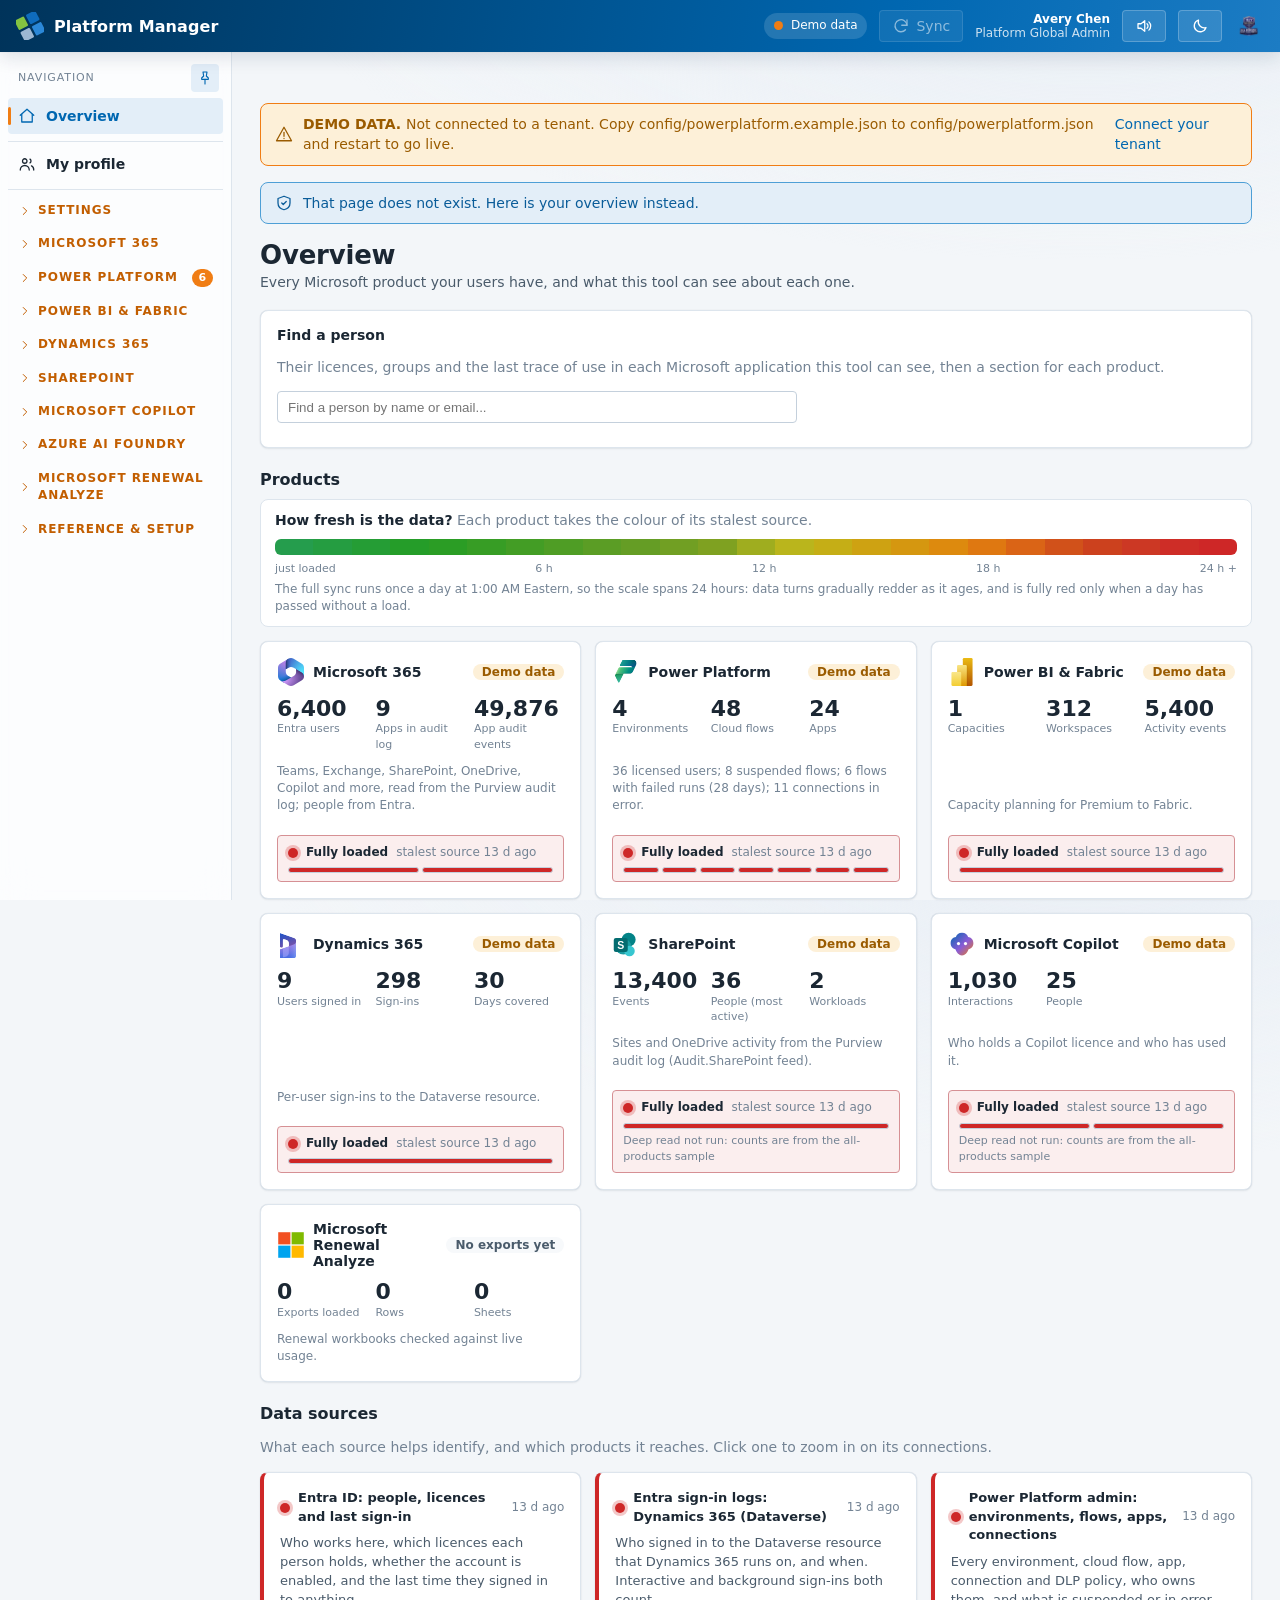
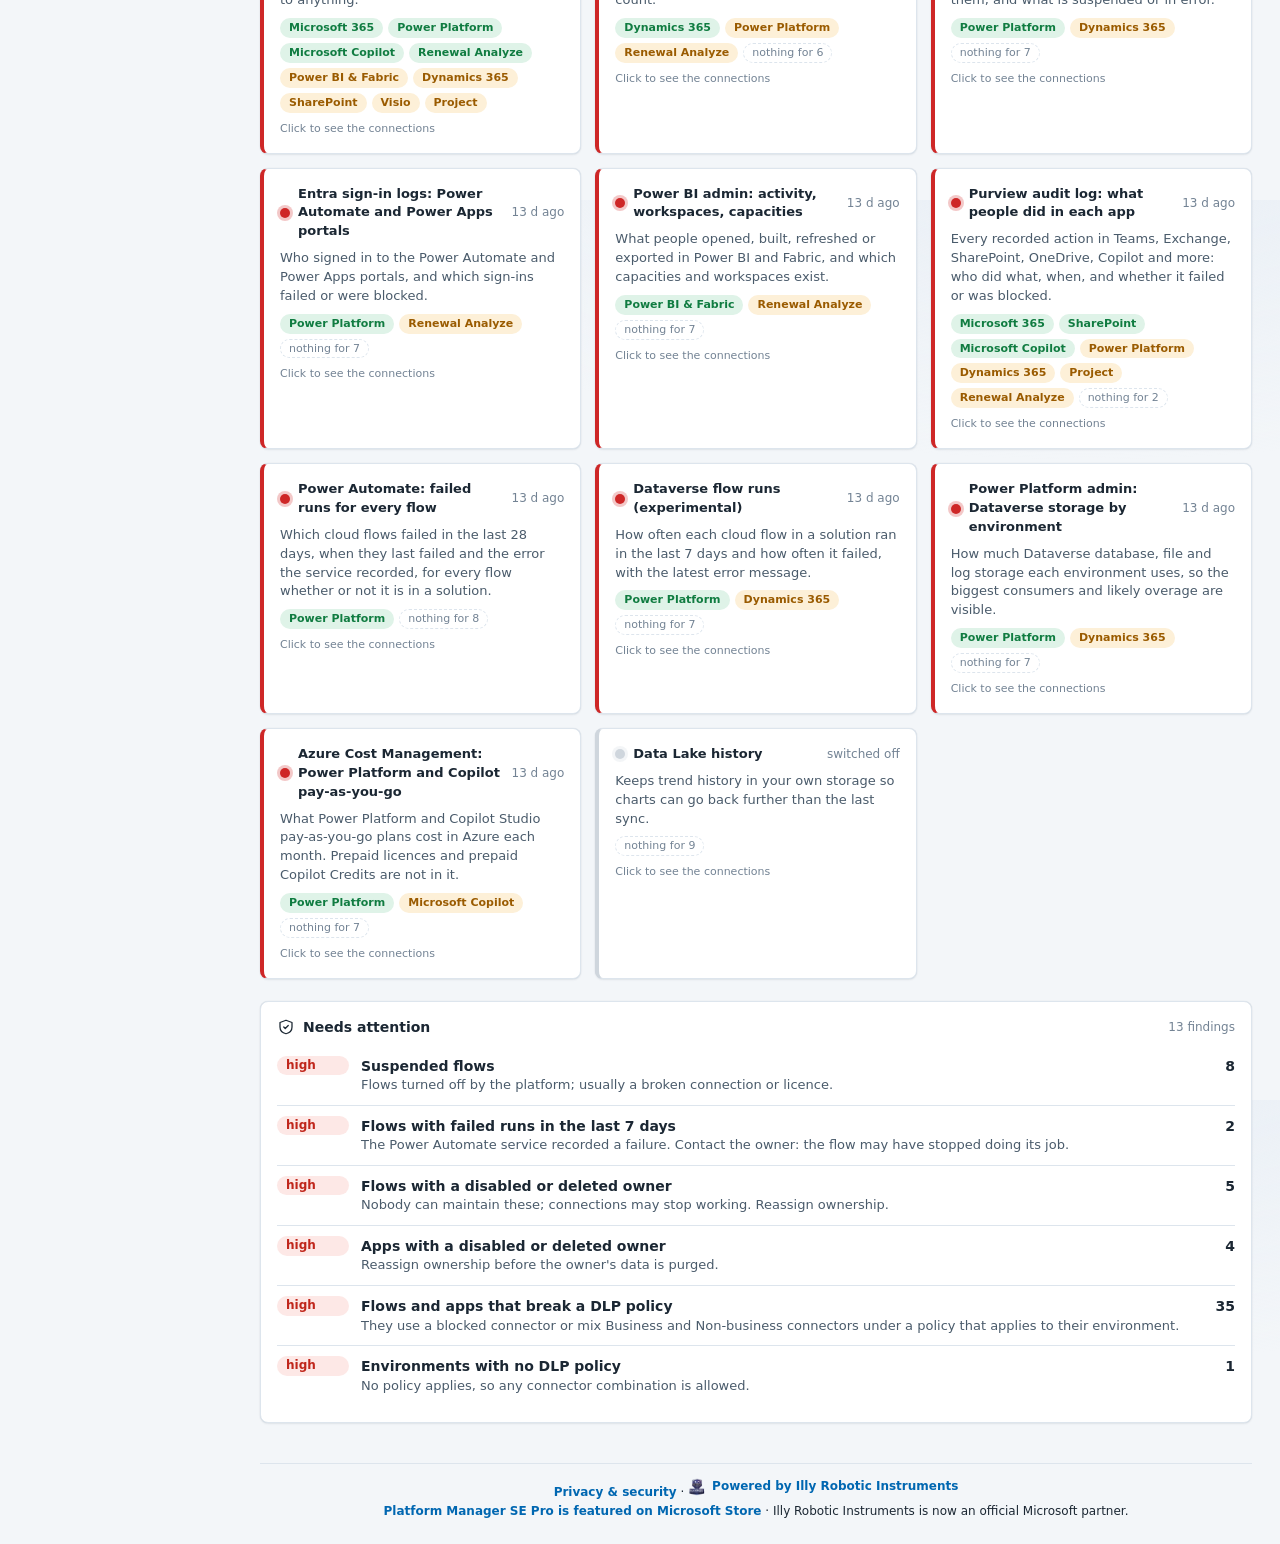
<file: index.html>
<!doctype html>
<html lang="en" data-theme="light">
<head>
  <meta charset="utf-8">
  <meta name="viewport" content="width=device-width, initial-scale=1">
  <title>Platform Manager</title>
  <link rel="icon" type="image/svg+xml" href="assets/img/favicon.svg">
  <link rel="manifest" href="assets/manifest.webmanifest">
  <script src="assets/js/favicon.js"></script>
  <link rel="stylesheet" href="assets/css/app.css">
  <script src="assets/js/theme-init.js"></script>
  <script>window.PPM_STATIC="assets/data/snapshot.json";</script>
  <script src="assets/js/boot-check.js"></script>
</head>
<body>
  <div style="background:#fff4ce;color:#4a3b00;padding:6px 12px;font:13px Segoe UI,sans-serif;text-align:center">Read-only web app with synthetic sample data. Nothing here is real, and actions that change anything are switched off. <a href="assets/showcase" style="color:inherit;font-weight:600">Watch the showcase</a></div>
  <header class="titlebar">
    <button class="btn menubtn" id="menubtn" type="button" aria-controls="nav" aria-expanded="false" aria-label="Show navigation" title="Show navigation"></button>
    <a class="brand" id="brand" href="#me" title="Back to My overview, with the menus collapsed"><img src="assets/img/favicon.svg" alt=""><span>Platform Manager</span></a>
    <div class="spacer"></div>
    <div class="livechip" id="livechip" role="status"><span class="dot"></span><span id="livetext">Connecting...</span></div>
    <button class="btn" id="syncbtn" type="button" title="Refresh all data sources now"></button>
    <div class="userchip" id="userchip" hidden></div>
    <button class="btn" id="soundbtn" type="button" aria-label="Button sounds" aria-pressed="true"></button>
    <button class="btn" id="themebtn" type="button" aria-label="Toggle theme"></button>
    <a class="illy-mark" href="https://www.illyrobotic-ai.com/" title="Illy Robotic Instruments" aria-label="Illy Robotic Instruments home"><img src="assets/img/illy-shield.png" alt="" width="22" height="22"></a>
  </header>
  <nav class="nav" id="nav" aria-label="Sections"></nav>
  <main class="main" id="main"><div class="loading">Loading...</div></main>
  <script type="module" src="assets/js/main.js"></script>
</body>
</html>
</file>
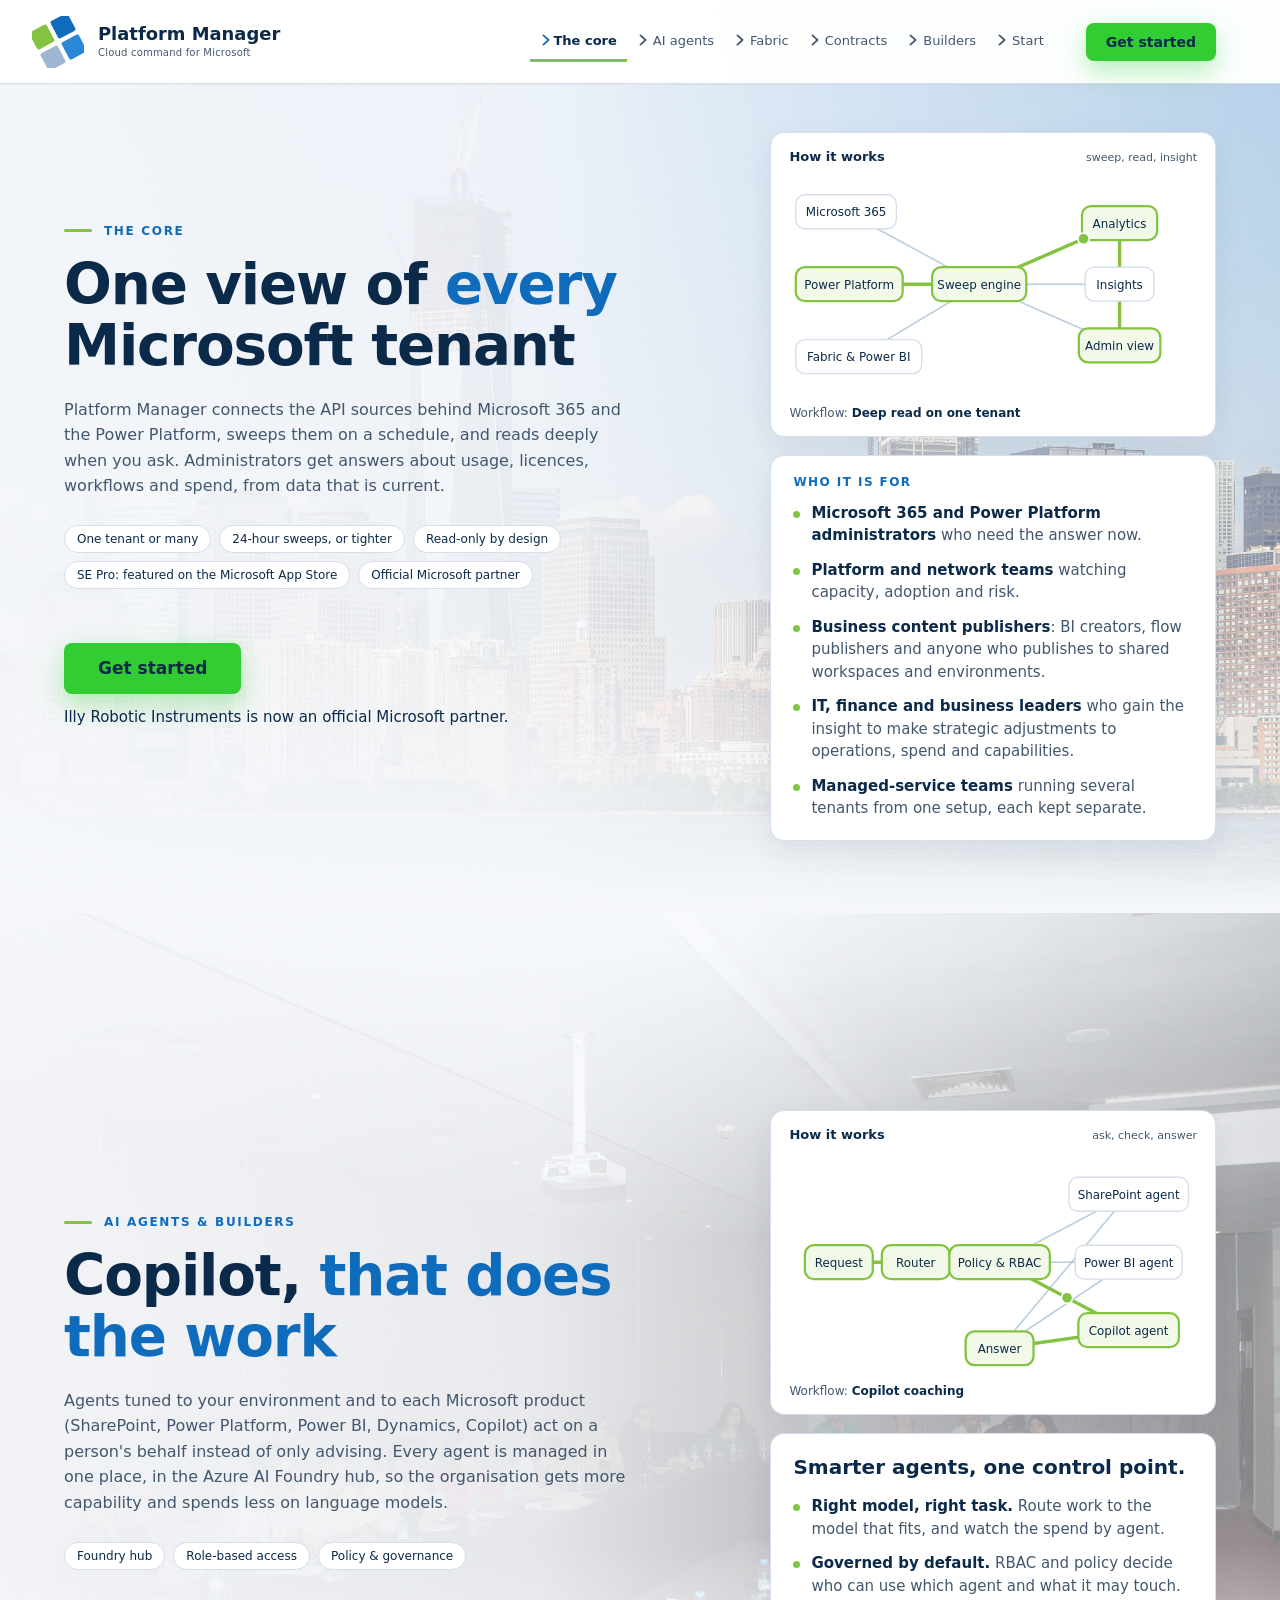
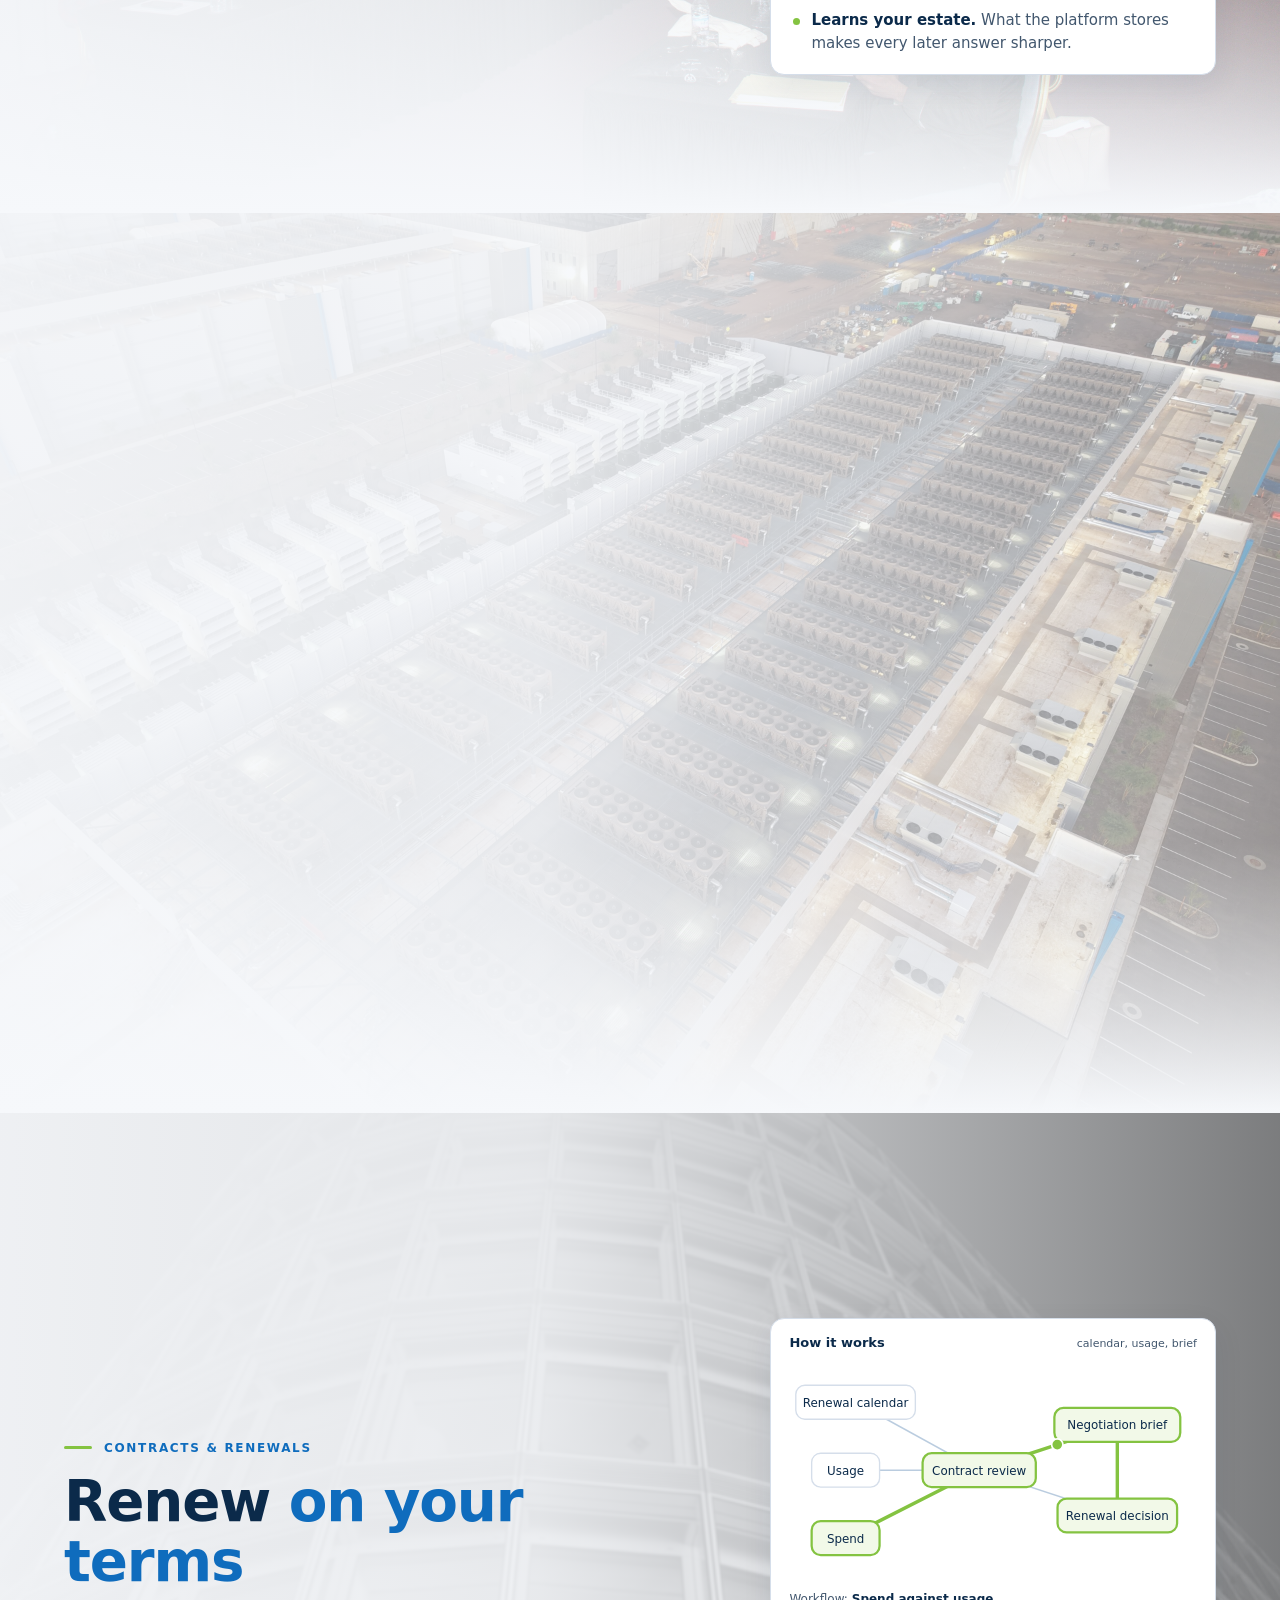
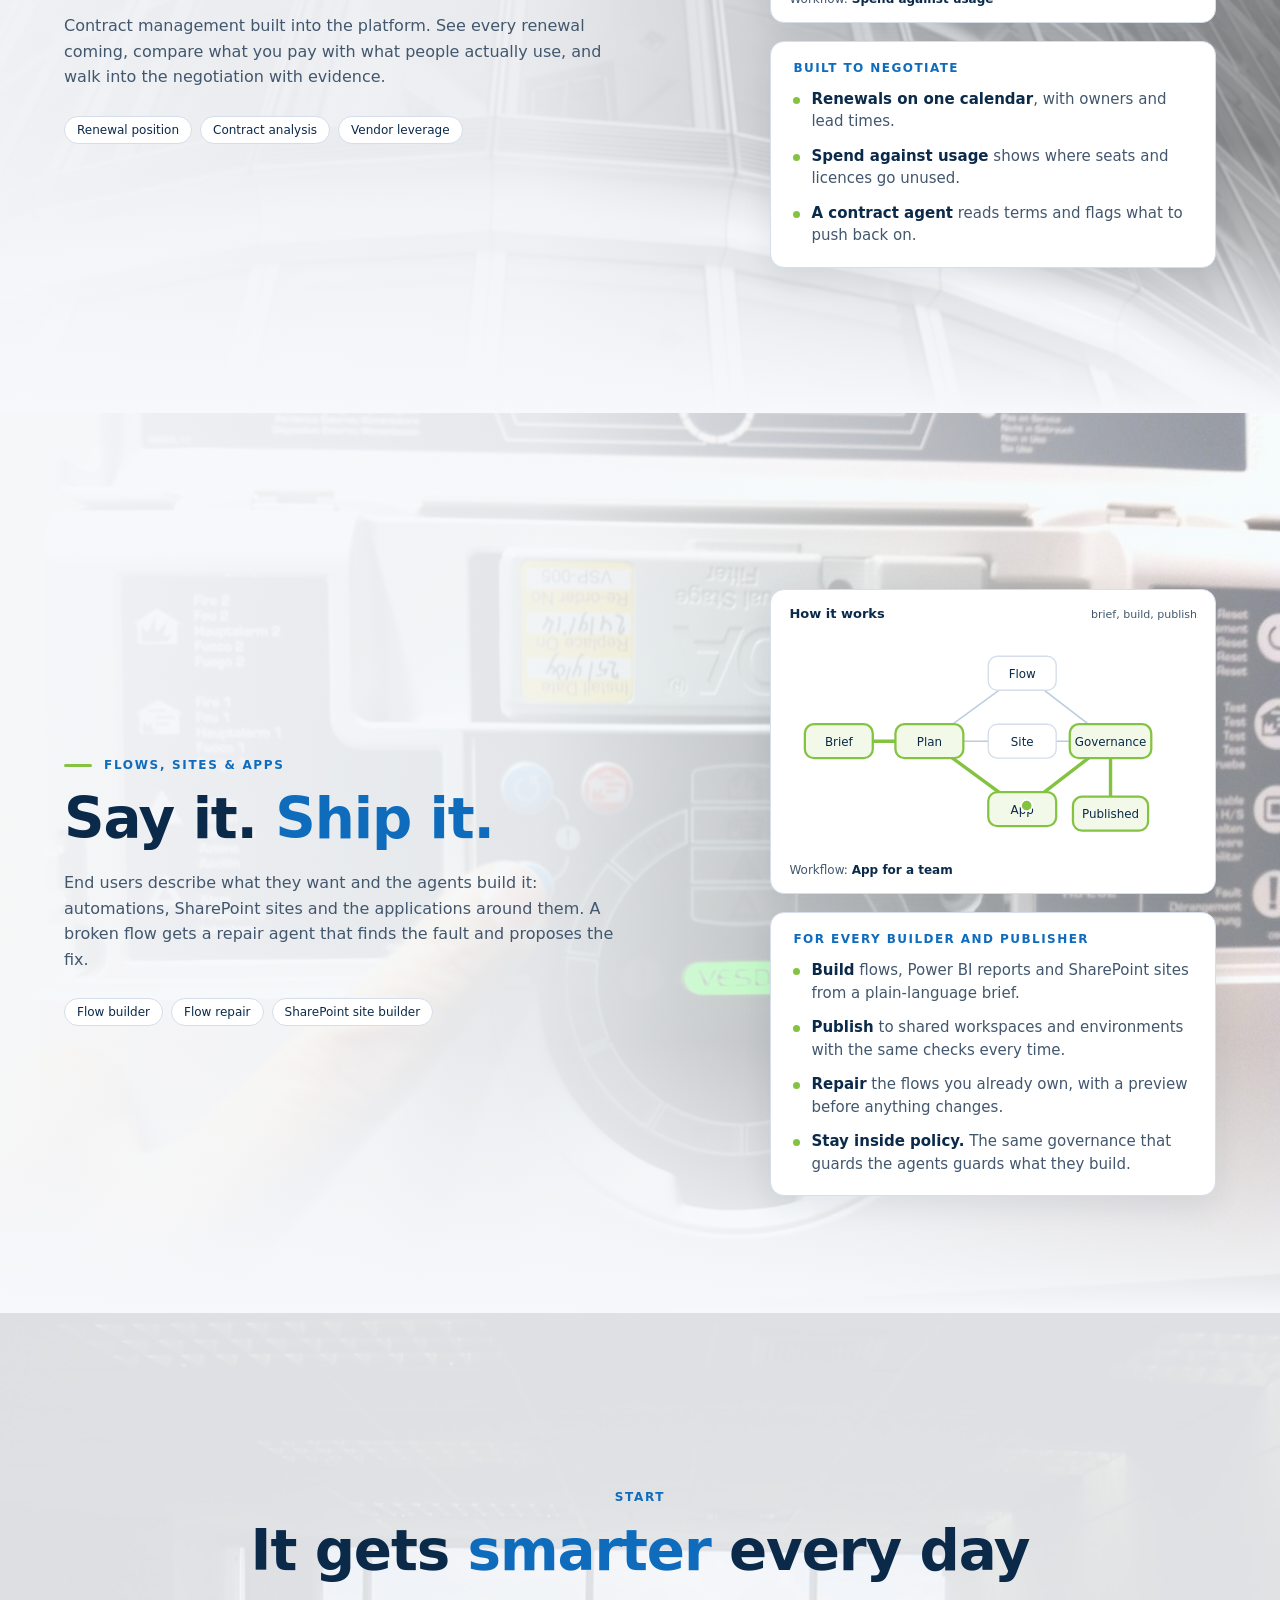
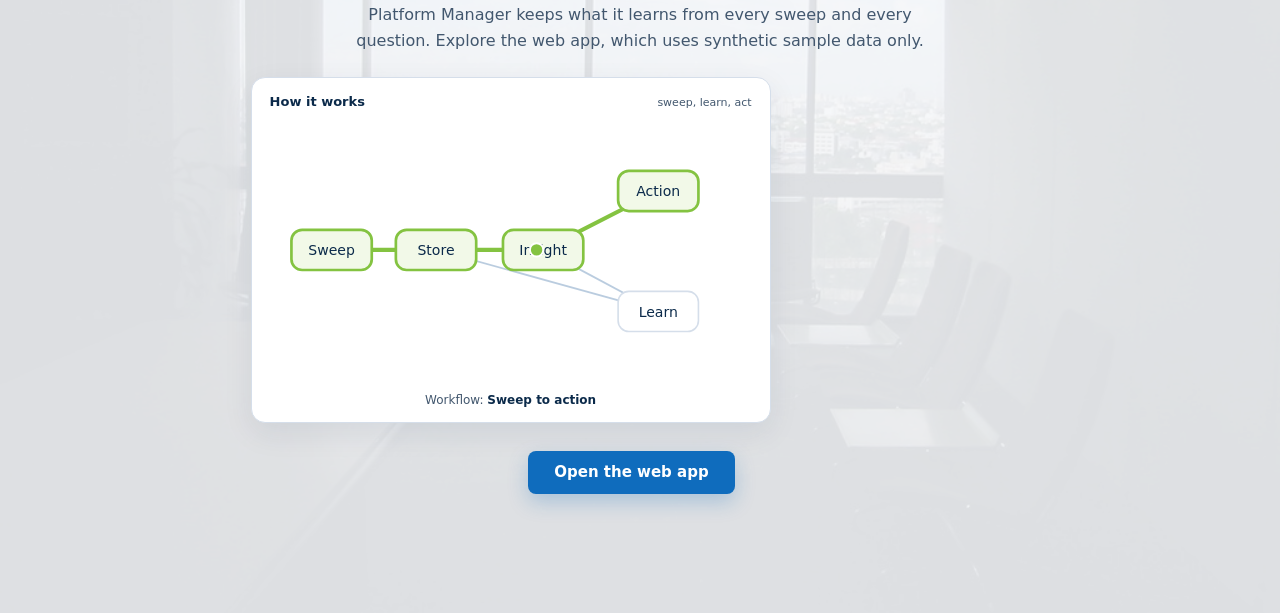
<file: assets/showcase.html>
<!doctype html>
<html lang="en">
<head>
<meta charset="utf-8">
<meta name="viewport" content="width=device-width, initial-scale=1">
<title>Platform Manager SE Pro | Illy Robotic Instruments</title>
<meta name="description" content="Platform Manager SE Pro is now featured on the Microsoft App Store. Illy Robotic Instruments is an official Microsoft partner. Platform Manager connects your Microsoft data sources, puts governed AI agents in every user's hands, and gets smarter with every question.">
<link rel="icon" type="image/svg+xml" href="img/favicon.svg">
<link rel="manifest" href="manifest.webmanifest">
<script src="js/favicon.js"></script>
<link rel="stylesheet" href="css/showcase.css">
<script type="module" src="https://get.microsoft.com/badge/ms-store-badge.bundled.js"></script>
</head>
<body>

<header class="bar" id="bar">
  <a class="brand" id="brand" href="#" data-id="me" data-slug="my-overview" aria-label="Platform Manager: back to My overview in the app">
    <svg class="mark" viewBox="0 0 48 48" aria-hidden="true" focusable="false">
      <g>
        <animateTransform attributeName="transform" type="rotate" from="0 24 24" to="360 24 24" dur="16s" repeatCount="indefinite"/>
        <rect x="4" y="4" width="18" height="18" rx="2" fill="#0f6cbd"/>
        <rect x="26" y="4" width="18" height="18" rx="2" fill="#2b88d8"/>
        <rect x="4" y="26" width="18" height="18" rx="2" fill="#84c341"/>
        <rect x="26" y="26" width="18" height="18" rx="2" fill="#9db7d2"/>
      </g>
    </svg>
    <span class="word">Platform Manager<small>Cloud command for Microsoft</small></span>
  </a>
  <nav class="chev" aria-label="Chapters">
    <a href="#core" data-i="0"><svg viewBox="0 0 9 14" aria-hidden="true"><path d="M1.5 1.5 7.5 7l-6 5.5"/></svg><span>The core</span></a>
    <a href="#agents" data-i="1"><svg viewBox="0 0 9 14" aria-hidden="true"><path d="M1.5 1.5 7.5 7l-6 5.5"/></svg><span>AI agents</span></a>
    <a href="#fabric" data-i="2"><svg viewBox="0 0 9 14" aria-hidden="true"><path d="M1.5 1.5 7.5 7l-6 5.5"/></svg><span>Fabric</span></a>
    <a href="#contracts" data-i="3"><svg viewBox="0 0 9 14" aria-hidden="true"><path d="M1.5 1.5 7.5 7l-6 5.5"/></svg><span>Contracts</span></a>
    <a href="#builders" data-i="4"><svg viewBox="0 0 9 14" aria-hidden="true"><path d="M1.5 1.5 7.5 7l-6 5.5"/></svg><span>Builders</span></a>
    <a href="#start" data-i="5"><svg viewBox="0 0 9 14" aria-hidden="true"><path d="M1.5 1.5 7.5 7l-6 5.5"/></svg><span>Start</span></a>
  </nav>
  <a class="btn btn-get bar-get" href="#" data-id="overview" data-slug="overview">Get started</a>
</header>

<!-- 01 · THE CORE -->
<section class="slide" id="core" aria-labelledby="t1">
  <img class="bg" src="img/showcase/hero-core.jpg" alt="" aria-hidden="true">
  <div class="scrim" aria-hidden="true"></div>
  <div class="wrap">
    <div>
      <div class="kicker">The core</div>
      <h1 id="t1">One view of <em>every</em> Microsoft tenant</h1>
      <p class="lede">Platform Manager connects the API sources behind Microsoft 365 and the Power Platform, sweeps them on a schedule, and reads deeply when you ask. Administrators get answers about usage, licences, workflows and spend, from data that is current.</p>
      <div class="tags"><span class="tag">One tenant or many</span><span class="tag">24-hour sweeps, or tighter</span><span class="tag">Read-only by design</span><span class="tag">SE Pro: featured on the Microsoft App Store</span><span class="tag">Official Microsoft partner</span></div>
      <div class="store-row">
        <a class="btn btn-get" href="#" data-id="overview" data-slug="overview">Get started</a>
      </div>
      <p class="partner-note">Illy Robotic Instruments is now an official Microsoft partner.</p>
      <span class="store-badge"><ms-store-badge productid="9phr976qbhkz" productname="Platform Manager SE Pro" window-mode="direct" theme="auto" size="large" language="en-us" animation="on"></ms-store-badge><noscript><a class="btn" href="https://apps.microsoft.com/detail/9PHR976QBHKZ" rel="noopener">Get Platform Manager SE Pro on the Microsoft Store</a></noscript></span>
    </div>
    <div class="panel">
      <div class="card infra" data-diagram="core"></div>
      <aside class="card">
        <h3>Who it is for</h3>
        <ul>
          <li><b>Microsoft 365 and Power Platform administrators</b> who need the answer now.</li>
          <li><b>Platform and network teams</b> watching capacity, adoption and risk.</li>
          <li><b>Business content publishers</b>: BI creators, flow publishers and anyone who publishes to shared workspaces and environments.</li>
          <li><b>IT, finance and business leaders</b> who gain the insight to make strategic adjustments to operations, spend and capabilities.</li>
          <li><b>Managed-service teams</b> running several tenants from one setup, each kept separate.</li>
        </ul>
      </aside>
    </div>
  </div>
</section>

<!-- 02 · AGENTS -->
<section class="slide" id="agents" aria-labelledby="t2">
  <img class="bg" src="img/showcase/hero-agents.jpg" alt="" aria-hidden="true">
  <div class="scrim" aria-hidden="true"></div>
  <div class="wrap">
    <div>
      <div class="kicker">AI agents &amp; builders</div>
      <h2 id="t2">Copilot, <em>that does the work</em></h2>
      <p class="lede">Agents tuned to your environment and to each Microsoft product (SharePoint, Power Platform, Power BI, Dynamics, Copilot) act on a person's behalf instead of only advising. Every agent is managed in one place, in the Azure AI Foundry hub, so the organisation gets more capability and spends less on language models.</p>
      <div class="tags"><span class="tag">Foundry hub</span><span class="tag">Role-based access</span><span class="tag">Policy &amp; governance</span></div>
    </div>
    <div class="panel">
      <div class="card infra" data-diagram="agents"></div>
      <aside class="card">
        <p class="big">Smarter agents, one control point.</p>
        <ul>
          <li><b>Right model, right task.</b> Route work to the model that fits, and watch the spend by agent.</li>
          <li><b>Governed by default.</b> RBAC and policy decide who can use which agent and what it may touch.</li>
          <li><b>Learns your estate.</b> What the platform stores makes every later answer sharper.</li>
        </ul>
      </aside>
    </div>
  </div>
</section>

<!-- 03 · FABRIC -->
<section class="slide" id="fabric" aria-labelledby="t3">
  <img class="bg" src="img/showcase/hero-fabric.jpg" alt="" aria-hidden="true">
  <div class="scrim" aria-hidden="true"></div>
  <div class="wrap">
    <div>
      <div class="kicker">Fabric &amp; Power BI</div>
      <h2 id="t3">Your data, <em>wired</em> end to end</h2>
      <p class="lede">See how Microsoft Fabric is laid out in your tenant, then build on it. The topology map shows what feeds what, and the Fabric builder helps plan new workspaces and pipelines, so the estate grows on purpose.</p>
      <div class="tags"><span class="tag">Topology map</span><span class="tag">Fabric builder</span><span class="tag">Plan before you build</span></div>
    </div>
    <div class="panel">
      <div class="card infra" data-diagram="fabric"></div>
      <aside class="card">
        <h3>What you get</h3>
        <ul>
          <li><b>A live map</b> of workspaces, capacities and the links between them.</li>
          <li><b>A guided builder</b> that turns an intent into a reviewable plan.</li>
          <li><b>Capacity and cost in view</b> beside the architecture, not in another tool.</li>
        </ul>
      </aside>
    </div>
  </div>
</section>

<!-- 04 · CONTRACTS -->
<section class="slide" id="contracts" aria-labelledby="t4">
  <img class="bg" src="img/showcase/hero-contracts.jpg" alt="" aria-hidden="true">
  <div class="scrim" aria-hidden="true"></div>
  <div class="wrap">
    <div>
      <div class="kicker">Contracts &amp; renewals</div>
      <h2 id="t4">Renew <em>on your terms</em></h2>
      <p class="lede">Contract management built into the platform. See every renewal coming, compare what you pay with what people actually use, and walk into the negotiation with evidence.</p>
      <div class="tags"><span class="tag">Renewal position</span><span class="tag">Contract analysis</span><span class="tag">Vendor leverage</span></div>
    </div>
    <div class="panel">
      <div class="card infra" data-diagram="contracts"></div>
      <aside class="card">
        <h3>Built to negotiate</h3>
        <ul>
          <li><b>Renewals on one calendar</b>, with owners and lead times.</li>
          <li><b>Spend against usage</b> shows where seats and licences go unused.</li>
          <li><b>A contract agent</b> reads terms and flags what to push back on.</li>
        </ul>
      </aside>
    </div>
  </div>
</section>

<!-- 05 · BUILDERS -->
<section class="slide" id="builders" aria-labelledby="t5">
  <img class="bg" src="img/showcase/hero-builders.jpg" alt="" aria-hidden="true">
  <div class="scrim" aria-hidden="true"></div>
  <div class="wrap">
    <div>
      <div class="kicker">Flows, sites &amp; apps</div>
      <h2 id="t5">Say it. <em>Ship it.</em></h2>
      <p class="lede">End users describe what they want and the agents build it: automations, SharePoint sites and the applications around them. A broken flow gets a repair agent that finds the fault and proposes the fix.</p>
      <div class="tags"><span class="tag">Flow builder</span><span class="tag">Flow repair</span><span class="tag">SharePoint site builder</span></div>
    </div>
    <div class="panel">
      <div class="card infra" data-diagram="builders"></div>
      <aside class="card">
        <h3>For every builder and publisher</h3>
        <ul>
          <li><b>Build</b> flows, Power BI reports and SharePoint sites from a plain-language brief.</li>
          <li><b>Publish</b> to shared workspaces and environments with the same checks every time.</li>
          <li><b>Repair</b> the flows you already own, with a preview before anything changes.</li>
          <li><b>Stay inside policy.</b> The same governance that guards the agents guards what they build.</li>
        </ul>
      </aside>
    </div>
  </div>
</section>

<!-- 06 · START -->
<section class="slide s6" id="start" aria-labelledby="t6">
  <img class="bg" src="img/showcase/hero-start.jpg" alt="" aria-hidden="true">
  <div class="scrim" aria-hidden="true"></div>
  <div class="wrap">
    <div>
      <div class="kicker">Start</div>
      <h2 id="t6">It gets <em>smarter</em> every day</h2>
      <p class="lede">Platform Manager keeps what it learns from every sweep and every question. Explore the web app, which uses synthetic sample data only.</p>
      <div class="panel panel-start">
        <div class="card infra" data-diagram="start"></div>
      </div>
      <a class="btn" href="#" data-id="overview" data-slug="overview">Open the web app</a>
      <span class="store-badge"><ms-store-badge productid="9phr976qbhkz" productname="Platform Manager SE Pro" window-mode="direct" theme="auto" size="large" language="en-us" animation="on"></ms-store-badge><noscript><a class="btn" href="https://apps.microsoft.com/detail/9PHR976QBHKZ" rel="noopener">Get Platform Manager SE Pro on the Microsoft Store</a></noscript></span>
    </div>
  </div>
</section>

<script src="js/showcase.js"></script>
</body>
</html>
</file>
<file: assets/css/app.css>
/* PowerPlatform Manager: Fluent-style design on your organization's brand palette (logo colours). */
:root {
  --brand-blue: #0067b1;
  --brand-deep: #00335a;
  --brand-light: #4e9fd6;
  --brand-orange: #f07d14;
  --brand-gold: #ffc72c;
  --brand-lime: #84c341;

  --font: "Segoe UI Variable Text", "Segoe UI", system-ui, -apple-system, Arial, sans-serif;
  --font-display: "Segoe UI Variable Display", "Segoe UI", system-ui, sans-serif;
  --mono: "Cascadia Mono", Consolas, ui-monospace, monospace;
  --r1: 4px; --r2: 8px; --r3: 12px;
  --nav-w: 232px; --bar-h: 52px;
  --ease: cubic-bezier(.33, 0, .67, 1);
}
:root, [data-theme="light"] {
  color-scheme: light;
  --bg: #f3f6f9; --bg-2: #e8eef5;
  --surface: #ffffff; --surface-2: #f7f9fb; --surface-hover: #eef4fa;
  --ink: #1b2733; --ink-2: #4a5b6b; --ink-3: #738394; --ink-inv: #ffffff;
  --line: #dde5ed; --line-strong: #c4d0dc;
  --accent: var(--brand-blue); --accent-hover: #00558f; --accent-soft: #e3eef8;
  --ok: #107c41; --ok-soft: #dff3e8; --warn: #9a5b00; --warn-soft: #fdf0d8;
  --risk: #c0271c; --risk-soft: #fde8e6; --info: #0a5c99; --info-soft: #e3eef8;
  --shadow-1: 0 1px 2px rgba(0, 35, 65, .08), 0 0 1px rgba(0, 35, 65, .12);
  --shadow-2: 0 6px 18px rgba(0, 35, 65, .12), 0 0 1px rgba(0, 35, 65, .14);
  --shadow-3: 0 20px 48px rgba(0, 35, 65, .22);
  --bar-bg: linear-gradient(100deg, #00335a 0%, #0067b1 70%, #1c7cc4 100%);
  --nav-bg: rgba(255, 255, 255, .72);
  --nav-group: #c25e00;
}
[data-theme="dark"] {
  color-scheme: dark;
  --bg: #0d1620; --bg-2: #101c28;
  --surface: #15222f; --surface-2: #19293a; --surface-hover: #1e3145;
  --ink: #e8eef4; --ink-2: #aebccb; --ink-3: #7f91a3; --ink-inv: #ffffff;
  --line: #243649; --line-strong: #31485f;
  --accent: #4e9fd6; --accent-hover: #74b5e2; --accent-soft: #14344f;
  --ok: #54c38a; --ok-soft: #12322a; --warn: #f2b45a; --warn-soft: #3a2b10;
  --risk: #ff8a80; --risk-soft: #401a19; --info: #7fbdea; --info-soft: #14344f;
  --shadow-1: 0 1px 2px rgba(0, 0, 0, .4); --shadow-2: 0 6px 18px rgba(0, 0, 0, .45); --shadow-3: 0 20px 48px rgba(0, 0, 0, .6);
  --bar-bg: linear-gradient(100deg, #061a2b 0%, #00335a 70%, #0a4f85 100%);
  --nav-bg: rgba(21, 34, 47, .8);
  --nav-group: var(--brand-orange);
}

* { box-sizing: border-box; }
html, body { height: 100%; }
body {
  margin: 0; display: flow-root; font: 14px/1.45 var(--font); color: var(--ink);
  background: radial-gradient(1200px 500px at 85% -10%, var(--bg-2), transparent 70%), var(--bg);
}
a { color: var(--accent); text-decoration: none; }
a:hover { text-decoration: underline; }
button { font: inherit; }
:focus-visible { outline: 2px solid var(--accent); outline-offset: 2px; border-radius: var(--r1); }
.sr { position: absolute; width: 1px; height: 1px; overflow: hidden; clip: rect(0 0 0 0); }

/* ---- Shell ---- */
.titlebar {
  position: fixed; inset: 0 0 auto 0; height: var(--bar-h); z-index: 20; display: flex; align-items: center; gap: 12px;
  padding: 0 16px; background: var(--bar-bg); color: var(--ink-inv); box-shadow: var(--shadow-2);
}
.brand { display: flex; align-items: center; gap: 10px; font: 600 16px var(--font-display); letter-spacing: .1px; color: inherit; text-decoration: none; }
.brand:focus-visible { outline: 2px solid var(--brand-lime); outline-offset: 3px; border-radius: 4px; }
.brand img { width: 28px; height: 28px; }
.brand small { font-weight: 400; opacity: .75; font-size: 12px; margin-left: 4px; }
.spacer { flex: 1; }
.titlebar .btn { color: var(--ink-inv); background: rgba(255, 255, 255, .12); border-color: rgba(255, 255, 255, .22); }
.titlebar .btn:hover { background: rgba(255, 255, 255, .22); }
.livechip { display: flex; align-items: center; gap: 8px; font-size: 12px; padding: 4px 10px; border-radius: 999px; background: rgba(255, 255, 255, .14); }
.dot { width: 9px; height: 9px; border-radius: 50%; background: #9aa7b3; display: inline-block; }
.dot.ok { background: #3ddc84; box-shadow: 0 0 0 3px rgba(61, 220, 132, .25); }
.dot.warn { background: var(--brand-orange); }
.dot.error { background: #ff6b60; }
.dot.demo { background: var(--brand-orange); }
.dot.pulse { animation: pulse 1.2s infinite; }
@keyframes pulse { 50% { opacity: .35; } }

.nav {
  position: fixed; top: var(--bar-h); bottom: 0; left: 0; width: var(--nav-w); padding: 12px 8px; overflow-y: auto;
  background: var(--nav-bg); backdrop-filter: blur(18px) saturate(1.4); border-right: 1px solid var(--line);
}
.nav-tools { display: flex; align-items: center; justify-content: space-between; padding: 0 4px 4px 10px; }
.nav-title { font-size: 11px; text-transform: uppercase; letter-spacing: .08em; color: var(--ink-3); }
.nav-pin { display: inline-flex; align-items: center; justify-content: center; width: 28px; height: 28px; border: 1px solid transparent; border-radius: var(--r1); background: transparent; color: var(--ink-3); cursor: pointer; }
.nav-pin:hover { background: var(--surface-hover); color: var(--ink); }
.nav-pin[aria-pressed="true"] { background: var(--accent-soft); color: var(--accent); }
.nav-pin .ic { width: 16px; height: 16px; }
.nav .grp-head {
  display: flex; align-items: center; gap: 6px; width: 100%; margin: 8px 0 2px; padding: 4px 10px; border: 0; border-radius: var(--r1); background: transparent;
  font-size: 12px; font-weight: 700; text-transform: uppercase; letter-spacing: .08em; color: var(--nav-group); cursor: pointer; text-align: left;
}
.nav .grp-head:hover { background: var(--surface-hover); }
.nav .grp-head .ic { width: 14px; height: 14px; transition: transform .15s var(--ease); transform: rotate(90deg); }
.nav .grp.closed .grp-head .ic { transform: rotate(0); }
.nav .grp.closed .grp-body { display: none; }
.nav .nav-top { margin: 2px 0 4px; padding-bottom: 6px; border-bottom: 1px solid var(--line); }
.nav .nav-top a { font-weight: 600; }
.nav .sec { margin: 8px 0 2px 10px; padding-left: 2px; font-size: 11px; font-weight: 600; text-transform: uppercase; letter-spacing: .07em; color: var(--ink-3); }
.nav .a, .nav a {
  display: flex; align-items: center; gap: 10px; height: 36px; padding: 0 10px; margin: 1px 0; border-radius: var(--r1);
  color: var(--ink); position: relative; transition: background .12s var(--ease);
}
.nav a:hover { background: var(--surface-hover); text-decoration: none; }
.nav a[aria-current="page"] { background: var(--accent-soft); font-weight: 600; color: var(--accent); }
.nav a[aria-current="page"]::before { content: ""; position: absolute; left: 0; top: 9px; bottom: 9px; width: 3px; border-radius: 3px; background: var(--brand-orange); }
.nav .badge { margin-left: auto; }
.titlebar .menubtn { display: none; padding: 0 8px; }
.main { margin: var(--bar-h) 0 0 var(--nav-w); padding: 24px 28px 20px; max-width: 1560px; transition: margin-left .18s var(--ease); display: flex; flex-direction: column; min-height: calc(100vh - var(--bar-h)); box-sizing: border-box; }
/* Unpinned: the navigation leaves the page and the content gets the full width. The menu button brings it back as a flyout. */
body.nav-unpinned .titlebar .menubtn { display: inline-flex; }
body.nav-unpinned .main { margin-left: 0; max-width: none; }
body.nav-unpinned .nav { z-index: 15; transition: transform .18s var(--ease), visibility .18s; box-shadow: var(--shadow-2); background: var(--surface); }
body.nav-unpinned .nav:not(.open) { transform: translateX(-100%); visibility: hidden; }
@media (max-width: 900px) {
  .nav { top: var(--bar-h); bottom: auto; left: 0; right: 0; width: auto; height: 48px; display: flex; gap: 2px; padding: 0 8px; align-items: center; overflow-x: auto; overflow-y: hidden; border-right: 0; border-bottom: 1px solid var(--line); }
  .nav .nav-tools, .nav .grp-head, .nav .sec { display: none; }
  .nav .nav-top { display: contents; }
  .nav .grp, .nav .grp-body, .nav .grp.closed .grp-body { display: contents; }
  .nav a { flex: none; }
  .nav a[aria-current="page"]::before { display: none; }
  .main { margin: calc(var(--bar-h) + 48px) 0 0 0; padding: 16px; }
  .brand small, .livechip { display: none; }
  body.nav-unpinned .titlebar .menubtn { display: none; }
  body.nav-unpinned .nav:not(.open) { transform: none; visibility: visible; }
  body.nav-unpinned .main { margin-left: 0; }
}

svg.ic { width: 18px; height: 18px; fill: none; stroke: currentColor; stroke-width: 1.7; stroke-linecap: round; stroke-linejoin: round; flex: none; }

/* ---- Page ---- */
.page-head { display: flex; align-items: flex-end; gap: 16px; margin-bottom: 18px; flex-wrap: wrap; }
.page-head h1 { margin: 0; font: 600 26px var(--font-display); letter-spacing: -.2px; }
.page-head p { margin: 2px 0 0; color: var(--ink-2); }
.grid { display: grid; gap: 14px; }
.g-kpi { grid-template-columns: repeat(auto-fill, minmax(190px, 1fr)); }
.g-2 { grid-template-columns: repeat(auto-fit, minmax(380px, 1fr)); }
.g-3 { grid-template-columns: repeat(auto-fit, minmax(300px, 1fr)); }
.card { background: var(--surface); border: 1px solid var(--line); border-radius: var(--r2); box-shadow: var(--shadow-1); padding: 16px; min-width: 0; }
.card h3 { margin: 0 0 10px; font: 600 14px var(--font); display: flex; align-items: center; gap: 8px; }
.card h3 .sub { margin-left: auto; font-weight: 400; color: var(--ink-3); font-size: 12px; }
.section { margin-top: 22px; }
.section > h2 { font: 600 16px var(--font-display); margin: 0 0 10px; }

.kpi { cursor: pointer; transition: transform .15s var(--ease), box-shadow .15s var(--ease); position: relative; overflow: hidden; }
.kpi:hover { transform: translateY(-2px); box-shadow: var(--shadow-2); }
.kpi::after { content: ""; position: absolute; right: -18px; top: -18px; width: 64px; height: 64px; border-radius: 50%; background: var(--accent-soft); }
.kpi .label { color: var(--ink-2); font-size: 12px; position: relative; z-index: 1; }
.kpi .value { font: 600 30px var(--font-display); line-height: 1.15; position: relative; z-index: 1; }
.kpi .note { font-size: 12px; color: var(--ink-3); position: relative; z-index: 1; }
.kpi .note b { color: var(--risk); }
.g-prod { grid-template-columns: repeat(auto-fit, minmax(300px, 1fr)); }
.prod { display: flex; flex-direction: column; gap: 10px; cursor: pointer; transition: transform .15s var(--ease), box-shadow .15s var(--ease); }
.prod:hover { transform: translateY(-2px); box-shadow: var(--shadow-2); }
.prod h3 { margin: 0; }
.prod h3 .plogo { width: 28px; height: 28px; object-fit: contain; flex: none; }
.prod .stats { display: grid; grid-template-columns: repeat(3, 1fr); gap: 8px; }
.prod .stat .n { font: 600 22px var(--font-display); line-height: 1.15; }
.prod .stat .l { font-size: 11px; color: var(--ink-3); }
.prod .stat .n.risk { color: var(--risk); }
.prod .foot { font-size: 12px; color: var(--ink-3); margin-top: auto; }
.personbox { margin-bottom: 18px; }
.personbox .input { width: min(520px, 100%); }
.person-results { display: flex; flex-direction: column; gap: 2px; margin-top: 8px; max-width: 720px; }
.person-hit { display: flex; align-items: center; gap: 8px; padding: 8px 10px; border: 1px solid transparent; border-radius: var(--r1); background: transparent; color: var(--ink); text-align: left; cursor: pointer; font: inherit; }
.person-hit:hover, .person-hit:focus-visible { background: var(--surface-hover); border-color: var(--line); outline: none; }
.person-page > .card, .person-page > .grid { margin-bottom: 14px; }
.person-page .subcard { margin-bottom: 8px; padding: 10px 12px; border: 1px solid var(--line); border-radius: var(--r1); }
.person-page .chips-inline { display: inline-flex; flex-wrap: wrap; gap: 6px; margin-left: auto; }
table.dt.wrap th, table.dt.wrap td { white-space: normal; max-width: none; }
.cat { border: 1px solid var(--line); border-radius: var(--r2); margin-bottom: 8px; background: var(--surface); }
.cat > summary { display: flex; align-items: center; gap: 10px; padding: 9px 12px; cursor: pointer; list-style: none; font-weight: 600; }
.cat > summary::-webkit-details-marker { display: none; }
.cat > summary:hover { background: var(--surface-hover); }
.cat > summary .ic { width: 14px; height: 14px; flex: none; transition: transform .15s var(--ease); }
.cat[open] > summary .ic { transform: rotate(90deg); }
.cat .cat-help { font-weight: 400; font-size: 12px; }
.cat-body { padding: 0 12px 12px; overflow-x: auto; }
.flags { display: flex; flex-wrap: wrap; gap: 4px; margin-top: 4px; }
.flags .pill { font-weight: 500; font-size: 11px; }
.insight-list { list-style: none; margin: 0; padding: 0; display: flex; flex-direction: column; gap: 8px; }
.insight-list li { display: flex; gap: 10px; align-items: baseline; }
.pview > .card, .pview > .cat { margin-bottom: 12px; }
.stats-row { display: grid; grid-template-columns: repeat(auto-fit, minmax(140px, 1fr)); gap: 10px; margin-bottom: 12px; }
.statbox { padding: 10px 12px; border: 1px solid var(--line); border-radius: var(--r2); background: var(--surface); }
.statbox .l { color: var(--ink-3); font-size: 12px; }
.statbox .v { font: 600 22px var(--font-display); line-height: 1.25; overflow-wrap: anywhere; }
.statbox .n { color: var(--ink-3); font-size: 11px; overflow-wrap: anywhere; }
.problems { list-style: none; margin: 0 0 12px; padding: 0; display: flex; flex-direction: column; gap: 8px; }
.problems li { display: flex; gap: 10px; align-items: baseline; }
.problems .when { margin-left: auto; white-space: nowrap; }
.subhead { margin: 10px 0 6px; font-size: 13px; color: var(--ink-2); }
.cat-body .pview > .cat { background: var(--surface-2); }

/* ---- Controls ---- */
.btn {
  display: inline-flex; align-items: center; gap: 6px; height: 32px; padding: 0 12px; border-radius: var(--r1);
  border: 1px solid var(--line-strong); background: var(--surface); color: var(--ink); cursor: pointer;
  transition: background .12s var(--ease), border-color .12s var(--ease);
}
.btn:hover { background: var(--surface-hover); }
.btn.primary { background: var(--accent); border-color: var(--accent); color: var(--ink-inv); }
.btn.primary:hover { background: var(--accent-hover); }
.btn.sm { height: 26px; padding: 0 8px; font-size: 12px; }
.btn:disabled { opacity: .55; cursor: default; }
.input, .select {
  height: 32px; padding: 0 10px; border-radius: var(--r1); border: 1px solid var(--line-strong); background: var(--surface); color: var(--ink);
}
.input { min-width: 240px; }
.field { display: flex; flex-direction: column; gap: 4px; font-size: 12px; }
.field .input, .field .select { min-width: 0; width: 100%; }
.input:focus, .select:focus { border-color: var(--accent); outline: none; box-shadow: 0 0 0 1px var(--accent); }
.seg { display: inline-flex; border: 1px solid var(--line-strong); border-radius: var(--r1); overflow: hidden; background: var(--surface); }
.seg button { border: 0; background: transparent; padding: 0 14px; height: 30px; cursor: pointer; color: var(--ink-2); }
.seg button[aria-pressed="true"] { background: var(--accent); color: var(--ink-inv); }

.pill { display: inline-flex; align-items: center; gap: 5px; padding: 1px 9px; border-radius: 999px; font-size: 12px; font-weight: 600; background: var(--surface-2); color: var(--ink-2); white-space: nowrap; }
.pill.ok { background: var(--ok-soft); color: var(--ok); }
.pill.warn { background: var(--warn-soft); color: var(--warn); }
.pill.risk { background: var(--risk-soft); color: var(--risk); }
.pill.info { background: var(--info-soft); color: var(--info); }
.badge { min-width: 20px; padding: 0 6px; height: 18px; line-height: 18px; text-align: center; border-radius: 9px; background: var(--brand-orange); color: #fff; font-size: 11px; font-weight: 700; }

.banner { display: flex; gap: 10px; align-items: center; padding: 10px 14px; margin-bottom: 16px; border-radius: var(--r2); border: 1px solid; }
.banner.demo { background: var(--warn-soft); border-color: var(--brand-orange); color: var(--warn); }
.banner.error { background: var(--risk-soft); border-color: var(--risk); color: var(--risk); }
.banner.info { background: var(--info-soft); border-color: var(--brand-light); color: var(--info); }
.banner b { color: inherit; }

/* ---- Table ---- */
.toolbar { display: flex; gap: 8px; flex-wrap: wrap; align-items: center; margin-bottom: 10px; }
.toolbar .count { color: var(--ink-3); margin-left: auto; font-size: 12px; }
.tablewrap { background: var(--surface); border: 1px solid var(--line); border-radius: var(--r2); box-shadow: var(--shadow-1); overflow: auto; max-height: calc(100vh - 260px); }
table.dt { border-collapse: collapse; width: 100%; }
table.dt th {
  position: sticky; top: 0; background: var(--surface-2); text-align: left; font-weight: 600; font-size: 12px; color: var(--ink-2);
  padding: 9px 12px; border-bottom: 1px solid var(--line-strong); cursor: pointer; white-space: nowrap; user-select: none;
}
table.dt th[aria-sort="ascending"]::after { content: " \25B2"; font-size: 9px; }
table.dt th[aria-sort="descending"]::after { content: " \25BC"; font-size: 9px; }
table.dt th.num { text-align: right; font-variant-numeric: tabular-nums; }
table.dt td { padding: 8px 12px; border-bottom: 1px solid var(--line); vertical-align: middle; max-width: 360px; overflow: hidden; text-overflow: ellipsis; white-space: nowrap; }
table.dt tbody tr:hover { background: var(--surface-hover); }
table.dt tbody tr.click { cursor: pointer; }
table.dt td.num { text-align: right; font-variant-numeric: tabular-nums; }
.amt { display: flex; align-items: center; justify-content: flex-end; gap: 6px; font-variant-numeric: tabular-nums; }
.amt .slot { flex: none; width: 44px; text-align: right; }
.amt .v { flex: none; min-width: 72px; text-align: right; }
.cat-body table.dt th.num, .cat-body table.dt td.num { text-align: left; }
.mono { font-family: var(--mono); font-size: 12px; }
.muted { color: var(--ink-3); }
.empty { padding: 36px; text-align: center; color: var(--ink-3); }

/* ---- Charts & bars ---- */
.bars .row { display: grid; grid-template-columns: minmax(80px, 38%) 1fr 56px; gap: 10px; align-items: center; margin: 7px 0; font-size: 13px; }
.bars .name { overflow: hidden; text-overflow: ellipsis; white-space: nowrap; }
.bars .track { height: 10px; border-radius: 5px; background: var(--surface-2); overflow: hidden; border: 1px solid var(--line); }
.bars .fill { height: 100%; background: linear-gradient(90deg, var(--brand-blue), var(--brand-light)); border-radius: 5px; transition: width .6s var(--ease); }
.bars .fill.warm { background: linear-gradient(90deg, var(--brand-orange), #ffa64d); }
.bars .val { text-align: right; font-variant-numeric: tabular-nums; color: var(--ink-2); }
.chart { width: 100%; height: auto; display: block; }
.chart text { fill: var(--ink-3); font-size: 10px; font-family: var(--font); }
.chart .grid-line { stroke: var(--line); stroke-width: 1; }
.chart .s0 { fill: var(--brand-blue); stroke: var(--brand-blue); }
.chart .s1 { fill: var(--brand-orange); stroke: var(--brand-orange); }
.chart .s2 { fill: var(--brand-light); stroke: var(--brand-light); }
.chart .s3 { fill: var(--brand-deep); stroke: var(--brand-deep); }
[data-theme="dark"] .chart .s3 { fill: #7fbdea; stroke: #7fbdea; }
.chart path.line { fill: none; stroke-width: 2.2; stroke-linejoin: round; }
.chart path.area { stroke: none; opacity: .12; }
.chart rect { stroke: none; }
.legend { display: flex; gap: 14px; flex-wrap: wrap; font-size: 12px; color: var(--ink-2); margin-top: 6px; }
.legend i { display: inline-block; width: 10px; height: 10px; border-radius: 2px; margin-right: 5px; }
.legend i.s0 { background: var(--brand-blue); } .legend i.s1 { background: var(--brand-orange); }
.legend i.s2 { background: var(--brand-light); } .legend i.s3 { background: var(--brand-deep); }

/* ---- Lists ---- */
.finding { display: grid; grid-template-columns: 72px 1fr auto; gap: 12px; padding: 10px 0; border-bottom: 1px solid var(--line); align-items: start; cursor: pointer; }
.finding:last-child { border-bottom: 0; }
.finding .t { font-weight: 600; }
.finding .d { color: var(--ink-2); font-size: 13px; }
.chips { display: flex; flex-wrap: wrap; gap: 8px; }
.chip { display: inline-flex; align-items: center; gap: 8px; padding: 6px 12px; border: 1px solid var(--line); border-radius: 999px; background: var(--surface); font-size: 12px; cursor: pointer; }
.chip:hover { border-color: var(--accent); }
.skuline { margin: 10px 0; }
.skuline .top { display: flex; justify-content: space-between; font-size: 13px; }
.progress { height: 8px; border-radius: 4px; background: var(--surface-2); border: 1px solid var(--line); margin-top: 4px; overflow: hidden; }
.progress > div { height: 100%; background: var(--brand-blue); }
.progress > div.hot { background: var(--brand-orange); }

/* ---- Drawer ---- */
.scrim { position: fixed; inset: 0; background: rgba(0, 20, 40, .35); z-index: 40; animation: fade .15s; }
.drawer { position: fixed; top: 0; right: 0; bottom: 0; width: min(600px, 100vw); z-index: 41; background: var(--surface); box-shadow: var(--shadow-3); display: flex; flex-direction: column; animation: slide .2s var(--ease); }
.drawer header { padding: 16px 18px; border-bottom: 1px solid var(--line); display: flex; align-items: center; gap: 10px; }
.drawer header h2 { margin: 0; font: 600 18px var(--font-display); flex: 1; overflow-wrap: anywhere; }
.drawer .body { padding: 16px 18px; overflow: auto; flex: 1; }
.drawer .body table.dt { font-size: 12px; }
.drawer .body table.dt th, .drawer .body table.dt td { white-space: normal; max-width: none; padding: 6px 8px; }
.kv { display: grid; grid-template-columns: 140px 1fr; gap: 8px 12px; margin: 0; }
.kv dt { color: var(--ink-3); font-size: 12px; padding-top: 2px; }
.kv dd { margin: 0; overflow-wrap: anywhere; }
@keyframes fade { from { opacity: 0; } }
@keyframes slide { from { transform: translateX(40px); opacity: 0; } }

/* ---- Builder ---- */
.recipe pre { margin: 8px 0 0; padding: 10px 12px; background: var(--surface-2); border: 1px solid var(--line); border-radius: var(--r1); overflow: auto; font: 12px/1.5 var(--mono); white-space: pre; }
.recipe .head { display: flex; align-items: center; gap: 8px; }
.recipe .head h3 { margin: 0; flex: 1; }
.tag { font-size: 11px; padding: 1px 7px; border-radius: 4px; background: var(--accent-soft); color: var(--accent); font-weight: 600; }
.loading { color: var(--ink-3); padding: 40px; text-align: center; }
.loading .btn { margin-top: 12px; }
.code-big { font: 600 28px var(--mono); letter-spacing: 4px; padding: 10px 16px; background: var(--surface-2); border: 1px dashed var(--accent); border-radius: var(--r2); display: inline-block; }

/* ---- Savings and AI ---- */
.hero { position: relative; overflow: hidden; color: var(--ink-inv); border: 0; padding: 22px 24px; background: var(--bar-bg); box-shadow: var(--shadow-2); }
.hero::before, .hero::after { content: ""; position: absolute; border-radius: 6px; opacity: .16; transform: rotate(18deg); }
.hero::before { width: 120px; height: 120px; right: 40px; top: -40px; background: var(--brand-orange); }
.hero::after { width: 90px; height: 90px; right: 150px; bottom: -36px; background: var(--brand-light); }
.hero .big { font: 600 42px var(--font-display); letter-spacing: -.5px; line-height: 1.1; position: relative; z-index: 1; }
.hero .cap { opacity: .85; font-size: 13px; position: relative; z-index: 1; }
.hero .row { display: flex; gap: 36px; flex-wrap: wrap; align-items: flex-end; position: relative; z-index: 1; }
.hero .btn { background: rgba(255, 255, 255, .16); border-color: rgba(255, 255, 255, .3); color: var(--ink-inv); }
.hero .btn:hover { background: rgba(255, 255, 255, .26); }
.rec { border-left: 4px solid var(--line-strong); }
.rec.high { border-left-color: var(--risk); }
.rec.medium { border-left-color: var(--brand-orange); }
.rec.low { border-left-color: var(--brand-light); }
.rec .money { font: 600 20px var(--font-display); color: var(--ok); margin-left: auto; white-space: nowrap; }
.rec .money.risk-money { color: var(--risk); }
.insights h2 { font: 600 18px var(--font-display); margin: 22px 0 10px; }
.insights h3.section { font: 600 14px var(--font); margin: 18px 0 8px; color: var(--ink-2); }
.g-tiles { grid-template-columns: repeat(auto-fill, minmax(260px, 1fr)); }
.tile { text-align: left; font: inherit; color: inherit; cursor: pointer; display: flex; flex-direction: column; gap: 4px; padding: 14px 16px; border: 1px solid var(--line); border-left-width: 5px; border-radius: var(--r2); background: var(--surface); box-shadow: var(--shadow-1); transition: transform .15s var(--ease), box-shadow .15s var(--ease); }
.tile:hover:not(:disabled) { transform: translateY(-2px); box-shadow: var(--shadow-2); }
.tile:focus-visible { outline: 2px solid var(--accent); outline-offset: 2px; }
.tile:disabled { cursor: default; opacity: .6; }
.tile.good { border-left-color: var(--ok); background: linear-gradient(180deg, var(--ok-soft), var(--surface) 70%); }
.tile.bad { border-left-color: var(--risk); background: linear-gradient(180deg, var(--risk-soft), var(--surface) 70%); }
.tile.warn { border-left-color: var(--warn); background: linear-gradient(180deg, var(--warn-soft), var(--surface) 70%); }
.tile.info { border-left-color: var(--line-strong); }
.tile-head { display: flex; align-items: center; gap: 8px; justify-content: space-between; }
.tile-title { font-weight: 600; font-size: 13px; }
.tile-value { font: 600 30px var(--font-display); line-height: 1.1; }
.tile-money { font-weight: 600; font-size: 13px; }
.tile-note { font-size: 12px; color: var(--ink-2); }
.tile-go { margin-top: 6px; font-size: 12px; font-weight: 600; color: var(--accent); display: flex; align-items: center; gap: 4px; }
.trend { font-size: 16px; line-height: 1; }
.tile.good .trend, .banner.insight-good .trend { color: var(--ok); }
.tile.bad .trend, .banner.insight-bad .trend { color: var(--risk); }
.tile.warn .trend, .banner.insight-warn .trend { color: var(--warn); }
.tile.info .trend, .banner.insight-info .trend { color: var(--ink-3); }
.banner.ok { background: var(--ok-soft); border-color: var(--ok); color: var(--ok); }
.banner.insight-good { background: var(--ok-soft); border-color: var(--ok); }
.banner.insight-bad { background: var(--risk-soft); border-color: var(--risk); }
.banner.insight-warn { background: var(--warn-soft); border-color: var(--warn); }
.banner.insight-info { background: var(--surface-2); border-color: var(--line-strong); }
.rec details { margin-top: 10px; }
.rec summary { cursor: pointer; color: var(--accent); font-weight: 600; }
.aibox { background: linear-gradient(180deg, var(--accent-soft), var(--surface)); }
.aiaction { padding: 10px 0; border-bottom: 1px solid var(--line); }
.aiaction:last-child { border-bottom: 0; }
.spark { display: inline-block; width: 8px; height: 8px; margin-right: 6px; border-radius: 2px; background: var(--brand-orange); animation: pulse 1.2s infinite; }
textarea.input { height: auto; min-height: 110px; padding: 10px 12px; width: 100%; resize: vertical; font: inherit; line-height: 1.5; }
.promptchips { display: flex; flex-wrap: wrap; gap: 8px; margin: 10px 0; }
.defpre { max-height: 360px; overflow: auto; margin: 8px 0 0; padding: 10px 12px; background: var(--surface-2); border: 1px solid var(--line); border-radius: var(--r1); font: 12px/1.5 var(--mono); }
.steps { margin: 6px 0 0; padding-left: 20px; }
.steps li { margin: 3px 0; }
@media (prefers-reduced-motion: reduce) { * { animation: none !important; transition: none !important; } }

/* ---- Data freshness and source connections ---- */
/* Hourly steps from green (hue 140) to red (hue 0) across 24 hours. */
.f0 { --fc: hsl(140 62% 38%); } .f1 { --fc: hsl(134 62% 38%); } .f2 { --fc: hsl(128 62% 38%); } .f3 { --fc: hsl(122 62% 38%); } .f4 { --fc: hsl(117 62% 38%); } .f5 { --fc: hsl(111 62% 38%); }
.f6 { --fc: hsl(105 62% 38%); } .f7 { --fc: hsl(99 62% 38%); } .f8 { --fc: hsl(93 62% 38%); } .f9 { --fc: hsl(88 62% 38%); } .f10 { --fc: hsl(82 64% 38%); } .f11 { --fc: hsl(76 66% 38%); }
.f12 { --fc: hsl(66 70% 40%); } .f13 { --fc: hsl(58 74% 42%); } .f14 { --fc: hsl(52 80% 43%); } .f15 { --fc: hsl(46 84% 44%); } .f16 { --fc: hsl(41 86% 45%); } .f17 { --fc: hsl(36 88% 46%); }
.f18 { --fc: hsl(30 86% 47%); } .f19 { --fc: hsl(24 82% 47%); } .f20 { --fc: hsl(18 78% 46%); } .f21 { --fc: hsl(12 74% 46%); } .f22 { --fc: hsl(7 70% 47%); } .f23 { --fc: hsl(2 68% 48%); } .f24 { --fc: hsl(0 68% 48%); }
.f-none { --fc: #9aa5b1; } .f-off { --fc: #cfd6dd; } .f-err { --fc: #d13438; }
.fdot { display: inline-block; flex: none; width: 10px; height: 10px; border-radius: 50%; background: var(--fc, #9aa5b1); box-shadow: 0 0 0 3px color-mix(in srgb, var(--fc, #9aa5b1) 25%, transparent); }
.fresh-legend { margin: 6px 0 14px; padding: 10px 14px; border: 1px solid var(--line); border-radius: var(--r2); background: var(--surface); }
.fresh-legend .lg-bar { display: flex; margin: 8px 0 6px; border-radius: 6px; overflow: hidden; }
.fresh-legend .lg-seg { flex: 1; height: 16px; background: var(--fc); }
.fresh-legend .lg-ticks { display: flex; justify-content: space-between; font-size: 11px; margin-bottom: 4px; }
.fresh-legend .lg-note { font-size: 12px; }
.feed { margin-top: 10px; padding: 8px 10px; border-radius: var(--r1); border: 1px solid color-mix(in srgb, var(--fc, #9aa5b1) 45%, var(--line)); background: color-mix(in srgb, var(--fc, #9aa5b1) 8%, var(--surface)); }
.feed.click { cursor: pointer; }
.feed.click:hover, .feed.click:focus-visible { outline: 2px solid var(--fc, var(--accent)); outline-offset: 1px; }
.feed-row { display: flex; align-items: center; gap: 8px; font-size: 12px; flex-wrap: wrap; }
.feed .segs { display: flex; gap: 3px; margin-top: 6px; }
.feed .seg { flex: 1; height: 6px; border-radius: 3px; background: var(--fc, #9aa5b1); }
.feed-pull { font-size: 11px; margin-top: 4px; }
.g-src { grid-template-columns: repeat(auto-fit, minmax(280px, 1fr)); }
.srccard { cursor: pointer; border-left: 4px solid var(--fc, var(--line)); transition: transform .15s var(--ease), box-shadow .15s var(--ease); }
.srccard:hover, .srccard:focus-visible { transform: translateY(-2px); box-shadow: var(--shadow-2); outline: none; }
.src-head { display: flex; align-items: center; gap: 8px; }
.src-head b { flex: 1; font-size: 13px; }
.src-age { font-size: 12px; white-space: nowrap; }
.src-does { margin: 8px 0; font-size: 13px; color: var(--ink-2); }
.src-links { display: flex; flex-wrap: wrap; gap: 5px; }
.lk { padding: 1px 8px; border-radius: 999px; font-size: 11px; font-weight: 600; border: 1px solid var(--line); }
.lk.full { background: var(--ok-soft); color: var(--ok); border-color: transparent; }
.lk.partial { background: var(--warn-soft); color: var(--warn); border-color: transparent; }
.lk.none { color: var(--ink-3); border-style: dashed; font-weight: 500; }
.src-zoom { font-size: 11px; margin-top: 8px; }
table.matrix th { white-space: normal; font-size: 11px; }
table.matrix td.mx { text-align: center; font-size: 15px; }
table.matrix td.mx.full { color: var(--ok); }
table.matrix td.mx.partial { color: var(--warn); }
table.matrix td.mx.none { color: var(--ink-3); }
table.matrix caption { caption-side: bottom; text-align: left; padding: 8px 0; font-size: 12px; }
.zoom-backdrop { position: fixed; inset: 0; z-index: 60; display: flex; align-items: center; justify-content: center; padding: 20px; background: rgba(0, 20, 40, .55); animation: fade .18s var(--ease); }
.zoom-panel { width: min(900px, 100%); max-height: calc(100vh - 40px); overflow: auto; padding: 20px 24px; border-radius: var(--r3, 14px); background: var(--surface); box-shadow: var(--shadow-3); animation: zoomin .24s var(--ease); }
.zoom-head { display: flex; gap: 12px; align-items: flex-start; }
.zoom-head > div { flex: 1; }
.zoom-head h2 { margin: 0 0 4px; font: 600 20px var(--font-display); }
.zoom-head p { margin: 0; }
.zoom-svg { display: block; width: 100%; height: auto; margin: 10px 0; }
.zoom-svg .node { fill: var(--surface-2); stroke: var(--line); stroke-width: 1; }
.zoom-svg .node.centre { fill: color-mix(in srgb, var(--fc, #9aa5b1) 14%, var(--surface)); stroke: var(--fc, var(--accent)); stroke-width: 3; }
.zoom-svg .node.n-full { fill: var(--ok-soft); stroke: var(--ok); }
.zoom-svg .node.n-partial { fill: var(--warn-soft); stroke: var(--warn); }
.zoom-svg .node.n-none { fill: var(--surface-2); stroke: var(--line); stroke-dasharray: 4 3; }
.zoom-svg .node-t { font-size: 13px; font-weight: 600; fill: var(--ink); }
.zoom-svg .node-s { font-size: 11px; fill: var(--ink-3); }
.zoom-svg .lk-line { fill: none; stroke-linecap: round; }
.zoom-svg .lk-full { stroke: var(--ok); stroke-width: 4; stroke-dasharray: 10 8; animation: flow 1.2s linear infinite; }
.zoom-svg .lk-full.rev { animation-direction: reverse; }
.zoom-svg .lk-partial { stroke: var(--warn); stroke-width: 2.5; }
.zoom-svg .lk-none { stroke: var(--ink-3); stroke-width: 1.5; stroke-dasharray: 3 6; opacity: .5; }
.zoom-svg .lk-x { fill: var(--ink-3); font-size: 12px; opacity: .7; }
.zoom-detail { display: grid; grid-template-columns: repeat(auto-fit, minmax(240px, 1fr)); gap: 14px; margin-top: 6px; }
.zg h4 { margin: 0 0 6px; font-size: 13px; }
.zg-full { color: var(--ok); } .zg-partial { color: var(--warn); } .zg-none { color: var(--ink-3); }
.zg ul { margin: 0; padding-left: 18px; font-size: 12px; color: var(--ink-2); }
.zg li { margin: 4px 0; }
@keyframes zoomin { from { transform: scale(.82); opacity: 0; } }
@keyframes flow { to { stroke-dashoffset: -18; } }
@media (prefers-reduced-motion: reduce) { .zoom-svg .lk-full { animation: none; } .zoom-panel, .zoom-backdrop { animation: none; } }

/* ---- Sign-in, signed-in person, personal overview ---- */
[hidden] { display: none !important; }
.userchip { display: flex; align-items: center; gap: 10px; font-size: 12px; }
.userchip .who { display: flex; flex-direction: column; line-height: 1.2; text-align: right; }
.userchip .who b { font-weight: 600; }
.userchip .role { opacity: .8; }
main.signin { max-width: 520px; margin: 14vh auto 0; padding: 0 16px; }
main.signin .card { padding: 24px; }
main.signin h2 { margin: 0 0 8px; font: 600 20px var(--font-display); }
.mine-insights { display: grid; grid-template-columns: repeat(auto-fit, minmax(420px, 1fr)); gap: 10px; }
.insight { display: flex; gap: 12px; align-items: flex-start; padding: 12px 14px; border: 1px solid var(--line); border-left-width: 4px; border-radius: var(--r2); background: var(--surface); }
.insight.warn { border-left-color: var(--warn); }
.insight.info { border-left-color: var(--brand-light); }
.insight.ok { border-left-color: var(--ok); }
.insight .body { min-width: 0; flex: 1; }
.insight h4 { margin: 0 0 2px; font: 600 14px var(--font); }
.insight p { margin: 0; color: var(--ink-2); }
.insight .go { white-space: nowrap; font-size: 12px; }
.barcell { display: inline-flex; align-items: center; gap: 8px; }
.bar { display: inline-block; width: 90px; height: 8px; border-radius: 4px; background: var(--bg-2); overflow: hidden; flex: none; }
.bar > i { display: block; height: 100%; background: var(--accent); }
.mine .stats-row { margin-bottom: 4px; }
@media (max-width: 900px) { .userchip .who { display: none; } .mine-insights { grid-template-columns: 1fr; } }
/* Fabric planner: before-and-after story (pages/fabricstory.js) */
.fx .seg { flex-wrap: wrap; }
.fx-panel { animation: fx-fade .35s var(--ease) both; }
.fx-panel h4 { margin: 14px 0 8px; font: 600 13px var(--font); color: var(--ink-2); }
.fx-head { display: grid; grid-template-columns: 160px 1fr 28px 1fr; gap: 10px; margin-bottom: 6px; }
.fx-side { grid-column: 2; display: flex; flex-direction: column; padding: 10px 12px; border-radius: var(--r2); color: #fff; }
.fx-side.after { grid-column: 4; }
.fx-side.before { background: linear-gradient(135deg, var(--brand-deep), var(--brand-blue)); }
.fx-side.after { background: linear-gradient(135deg, var(--brand-orange), var(--brand-gold)); color: #1b2733; }
.fx-side span { font-size: 12px; opacity: .9; }
.fx-row { display: grid; grid-template-columns: 160px 1fr 28px 1fr; gap: 10px; align-items: center; padding: 8px 0; border-bottom: 1px solid var(--line); animation: fx-slide .45s var(--ease) both; }
.fx-topic { font-weight: 600; }
.fx-before { color: var(--ink-2); }
.fx-arrow { color: var(--ink-3); display: flex; justify-content: center; }
.fx-row.is-change .fx-arrow { color: var(--brand-orange); }
.fx-row.is-change .fx-arrow .ic { animation: fx-nudge 1.6s var(--ease) infinite; }
.fx-row.is-same .fx-after { color: var(--ink-2); }
.fx-callout { display: flex; gap: 10px; align-items: flex-start; margin-top: 12px; padding: 10px 12px; border-radius: var(--r2); background: var(--info-soft); color: var(--ink); }
.fx-callout.ok { background: var(--ok-soft); }
.fx-callout.warn { background: var(--warn-soft); }
.fx-callout .ic { flex: none; margin-top: 2px; }
.fx-flow { width: 100%; max-width: 820px; height: auto; display: block; margin: 0 auto 8px; }
.fx-box { stroke-width: 1.5; }
.fx-box.before { fill: var(--accent-soft); stroke: var(--brand-blue); }
.fx-box.after { fill: var(--warn-soft); stroke: var(--brand-orange); }
.fx-box.stay { fill: var(--surface-2); stroke: var(--line-strong); stroke-dasharray: 5 4; }
.fx-box-t { font: 600 15px var(--font-display); fill: var(--ink); }
.fx-box-s { font: 12px var(--font); fill: var(--ink-2); }
.fx-wire { fill: none; stroke: var(--brand-light); stroke-width: 3; stroke-dasharray: 8 6; animation: fx-dash 1s linear infinite; }
.fx-wire.still { stroke: var(--line-strong); animation: none; }
.fx-wire-head { fill: none; stroke: var(--brand-light); stroke-width: 3; }
.fx-dot { fill: var(--brand-orange); }
.fx-dot.alt { fill: var(--brand-blue); }
.fx-stats { display: grid; grid-template-columns: repeat(auto-fill, minmax(150px, 1fr)); gap: 10px; margin: 10px 0; }
.fx-stat { padding: 10px 12px; border: 1px solid var(--line); border-radius: var(--r2); background: var(--surface-2); animation: fx-pop .4s var(--ease) both; }
.fx-num { font: 600 26px var(--font-display); color: var(--accent); line-height: 1.1; }
.fx-lbl { font-size: 12px; font-weight: 600; }
.fx-note { font-size: 11px; }
.fx-bars { display: flex; flex-direction: column; gap: 10px; }
.fx-bar { display: grid; grid-template-columns: minmax(180px, 1.2fr) 2fr minmax(110px, auto); gap: 12px; align-items: center; }
.fx-bar-l, .fx-bar-r { display: flex; flex-direction: column; }
.fx-bar-r { text-align: right; }
.fx-bar-v { font: 600 16px var(--font-display); }
.fx-bar-track { height: 16px; border-radius: 8px; background: var(--surface-2); border: 1px solid var(--line); overflow: hidden; flex: 1; }
.fx-bar-fill { height: 100%; width: 0; border-radius: 8px; transition: width 1s var(--ease); background: var(--brand-light); }
.fx-bar-fill.before { background: linear-gradient(90deg, var(--brand-deep), var(--brand-blue)); }
.fx-bar-fill.after { background: linear-gradient(90deg, var(--brand-blue), var(--brand-light)); }
.fx-bar-fill.best { background: linear-gradient(90deg, var(--ok), #54c38a); }
.fx-bar-fill.warn { background: linear-gradient(90deg, var(--brand-orange), var(--brand-gold)); }
.fx-bar-fill.muted { background: var(--line-strong); }
.fx-steps { list-style: none; margin: 0; padding: 0; display: grid; grid-template-columns: repeat(auto-fit, minmax(150px, 1fr)); gap: 10px; counter-reset: none; }
.fx-steps li { display: flex; gap: 8px; padding: 10px; border: 1px solid var(--line); border-top: 3px solid var(--brand-blue); border-radius: var(--r2); background: var(--surface); animation: fx-rise .5s var(--ease) both; }
.fx-steps li:last-child { border-top-color: var(--brand-orange); }
.fx-step-n { flex: none; width: 24px; height: 24px; border-radius: 50%; display: grid; place-items: center; background: var(--accent); color: #fff; font-weight: 700; font-size: 12px; }
.fx-lane { display: flex; gap: 4px; border-radius: var(--r2); overflow: hidden; }
.fx-seg { display: flex; flex-direction: column; padding: 10px 12px; min-width: 0; transform-origin: left; animation: fx-grow .6s var(--ease) both; }
.fx-seg:nth-child(2) { animation-delay: .3s; }
.fx-seg:nth-child(3) { animation-delay: .6s; }
.fx-seg.ok { background: var(--ok-soft); color: var(--ok); }
.fx-seg.warn { background: var(--warn-soft); color: var(--warn); }
.fx-seg.risk { background: var(--risk-soft); color: var(--risk); }
.fx-seg span { font-size: 12px; }
.fx-deck { display: grid; grid-template-columns: minmax(0, 2fr) minmax(240px, 1fr); gap: 14px; margin-top: 10px; }
.fx-stage { position: relative; }
.fx-slide { width: 100%; aspect-ratio: 16 / 9; border-radius: var(--r2); border: 1px solid var(--line); box-shadow: var(--shadow-1); background: #fff; display: block; }
.fx-slide.fx-in { animation: fx-fade .3s var(--ease) both; }
.fx-nav { position: absolute; z-index: 2; top: calc(50% - 30px); width: 34px; height: 44px; font-size: 22px; opacity: .85; }
.fx-nav.prev { left: 8px; }
.fx-nav.next { right: 8px; }
.fx-caption { margin-top: 6px; font-size: 13px; }
.fx-notes { max-height: 520px; overflow: auto; }
.fx-notes h4 { margin-top: 0; }
.fx-review { padding: 10px; border: 1px solid var(--line); border-left: 4px solid var(--line-strong); border-radius: var(--r1); margin-bottom: 8px; animation: fx-slide .35s var(--ease) both; }
.fx-review.ok { border-left-color: var(--ok); }
.fx-review.warn { border-left-color: var(--brand-orange); }
.fx-review.risk { border-left-color: var(--risk); }
.fx-review.info { border-left-color: var(--brand-blue); }
.fx-claim { font-style: italic; color: var(--ink-2); margin: 6px 0; }
.fx-thumbs { display: flex; gap: 6px; overflow-x: auto; padding: 8px 0; }
.fx-thumb { flex: none; padding: 0; border: 2px solid transparent; border-radius: var(--r1); background: none; cursor: pointer; }
.fx-thumb img { width: 112px; aspect-ratio: 16 / 9; display: block; border-radius: 3px; }
.fx-thumb[aria-current="true"] { border-color: var(--brand-orange); }
.fx-verdicts { display: flex; flex-wrap: wrap; gap: 12px; margin-top: 8px; font-size: 12px; }
.fx-sub { margin-top: 12px; }
.fx-compare { display: grid; grid-template-columns: repeat(auto-fit, minmax(220px, 1fr)); gap: 14px; }
.fx-cmp-row { display: grid; grid-template-columns: 44px 1fr 56px; gap: 8px; align-items: center; margin-top: 4px; }
.fx-cmp-row span:last-child { text-align: right; font-weight: 600; }
@keyframes fx-fade { from { opacity: 0; } to { opacity: 1; } }
@keyframes fx-slide { from { opacity: 0; transform: translateX(-12px); } to { opacity: 1; transform: none; } }
@keyframes fx-rise { from { opacity: 0; transform: translateY(10px); } to { opacity: 1; transform: none; } }
@keyframes fx-pop { from { opacity: 0; transform: scale(.94); } to { opacity: 1; transform: none; } }
@keyframes fx-grow { from { transform: scaleX(0); } to { transform: none; } }
@keyframes fx-dash { to { stroke-dashoffset: -28; } }
@keyframes fx-nudge { 50% { transform: translateX(3px); } }
@media (max-width: 900px) {
  .fx-head, .fx-row { grid-template-columns: 1fr; }
  .fx-side, .fx-side.after { grid-column: 1; }
  .fx-arrow { justify-content: flex-start; transform: rotate(90deg); width: 18px; }
  .fx-deck { grid-template-columns: 1fr; }
  .fx-bar { grid-template-columns: 1fr; }
  .fx-bar-r { text-align: left; }
}
@media (prefers-reduced-motion: reduce) {
  .fx *, .fx-panel { animation: none !important; transition: none !important; }
  .fx-dot { display: none; }
}

/* Fabric planner: dated Premium deadline (Timeline tab) */
.fx-deadline { margin-bottom: 8px; }
.fx-count { display: flex; gap: 14px; align-items: center; margin-bottom: 12px; }
.fx-count .fx-num { font-size: 44px; color: var(--brand-orange); }
.fx-axis { position: relative; height: 92px; margin: 8px 48px 12px; border-bottom: 2px solid var(--line-strong); }
.fx-band { position: absolute; bottom: 0; height: 14px; transform-origin: left; animation: fx-grow .8s var(--ease) both; }
.fx-band.wait { background: var(--surface-2); }
.fx-band.move { background: linear-gradient(90deg, var(--brand-blue), var(--brand-light)); }
.fx-band.grace { background: var(--ok-soft); }
.fx-band.throttle { background: var(--warn-soft); }
.fx-mark { position: absolute; bottom: 0; transform: translateX(-50%); display: flex; flex-direction: column; align-items: center; font-size: 11px; white-space: nowrap; animation: fx-rise .5s var(--ease) both; }
.fx-mark b { font-size: 12px; }
.fx-mark small { color: var(--ink-3); margin-bottom: 4px; }
.fx-mark.up small { margin-bottom: 40px; }
.fx-pin { order: 3; width: 12px; height: 12px; border-radius: 50%; background: var(--brand-blue); border: 2px solid var(--surface); box-shadow: 0 0 0 1px var(--line-strong); margin-bottom: -7px; }
.fx-mark.today .fx-pin { background: var(--ink-2); }
.fx-mark.buy .fx-pin { background: var(--brand-orange); animation: pulse 1.6s infinite; }
.fx-mark.end .fx-pin { background: var(--risk); }
.fx-mark.grace .fx-pin { background: var(--ok); }
.fx-mark.reject .fx-pin { background: var(--risk); }
.fx-pay { margin-top: 12px; }
.fx-pay p { margin: 6px 0; }
.fx-mark.today { transform: translateX(-20%); }
.fx-mark.reject { transform: translateX(-80%); }

.fx-band.late { background: var(--risk-soft); }

/* Edit in Power Automate: the remote browser window */
canvas.remote-screen { display: block; width: 100%; max-width: 1280px; height: auto; background: var(--surface-2); border: 1px solid var(--line-strong); border-radius: var(--r2); cursor: default; }
canvas.remote-screen:focus { outline: 2px solid var(--brand-light); outline-offset: 2px; }

/* Footer link on every screen, and layout helpers for the roster */
.sitefoot { margin-top: auto; padding: 14px 0 4px; border-top: 1px solid var(--line); display: flex; flex-direction: column; align-items: center; gap: 2px; text-align: center; font-size: 12px; }
.main > :nth-last-child(2) { margin-bottom: 40px; }
.sitefoot a { font-weight: 600; }
.illy-powered { display: inline-flex; align-items: center; gap: 6px; font-weight: 500; }
.illy-powered img { width: 18px; height: 18px; display: block; }
.illy-powered:hover span { text-decoration: underline; }
/* Illy shield in the title bar, linking to the company homepage */
.illy-mark { display: inline-flex; align-items: center; justify-content: center; padding: 4px; border-radius: 6px; line-height: 0; transition: background .12s var(--ease); }
.illy-mark img { width: 22px; height: 22px; display: block; }
.illy-mark:hover { background: rgba(255, 255, 255, .16); }
.illy-mark:focus-visible { outline: 2px solid var(--brand-lime); outline-offset: 2px; }
.actions { display: flex; gap: 8px; flex-wrap: wrap; align-items: center; margin-top: 8px; }
.scroll-y { max-height: 320px; overflow: auto; }

/* Migration topology (pages/fabrictopology.js) */
.topo-grid { display: grid; grid-template-columns: minmax(0, 1fr) 380px; gap: 14px; align-items: start; }
.topo-stage { padding: 10px; }
.topo-svg { width: 100%; height: auto; display: block; border-radius: var(--r1); background: #fbfcfd; }
.topo-svg g.node { cursor: pointer; }
.topo-svg.running g.node, .topo-svg.running path.edge { transition: opacity .35s var(--ease); }
.topo-svg.running g.node:not(.on):not(.seen), .topo-svg.running path.edge:not(.on):not(.seen) { opacity: .16; }
.topo-svg.running g.node.seen, .topo-svg.running path.edge.seen { opacity: .55; }
.topo-svg g.node.on .hl { stroke: var(--brand-orange); stroke-width: 3; animation: topo-pulse 1.2s ease-in-out infinite; }
.topo-svg path.edge.on { stroke-width: 3.4; }
.topo-token { fill: var(--brand-orange); stroke: #fff; stroke-width: 2; }
@keyframes topo-pulse { 50% { stroke-opacity: .35; } }
.topo-side { position: sticky; top: 8px; max-height: calc(100vh - 110px); overflow: auto; }
.topo-runs { display: grid; grid-template-columns: 1fr 1fr; gap: 6px; }
.topo-run { text-align: left; border: 1px solid var(--line-strong); background: var(--surface); color: var(--ink); border-radius: var(--r2); padding: 6px 8px; cursor: pointer; font: 600 12px var(--font); line-height: 1.25; }
.topo-run small { display: block; font-weight: 400; color: var(--ink-3); }
.topo-run[aria-pressed="true"] { border-color: var(--brand-orange); background: var(--warn-soft); box-shadow: inset 4px 0 0 var(--brand-orange); }
.topo-ctrl { margin: 10px 0; flex-wrap: wrap; gap: 6px; }
.topo-ctrl .select { margin-left: auto; }
.topo-detail h3 { margin: 4px 0; }
.topo-detail h4 { margin: 12px 0 6px; font: 600 13px var(--font); }
.topo-chips { display: flex; flex-wrap: wrap; gap: 5px; }
.topo-steps { list-style: none; padding: 0; margin: 0; counter-reset: topo; }
.topo-steps li { position: relative; padding: 8px 8px 8px 38px; border-radius: var(--r2); margin-bottom: 4px; cursor: pointer; border: 1px solid transparent; }
.topo-steps li::before { counter-increment: topo; content: counter(topo); position: absolute; left: 8px; top: 8px; width: 22px; height: 22px; border-radius: 50%; background: var(--line-strong); color: #fff; font: 700 12px var(--font); display: grid; place-items: center; }
.topo-steps li.done::before { background: var(--ok); content: "\2713"; }
.topo-steps li.now { border-color: var(--brand-orange); background: var(--warn-soft); }
.topo-steps li.now::before { background: var(--brand-orange); }
.topo-steps li b { display: block; }
.topo-steps li .meta { font-size: 11px; color: var(--ink-3); margin: 2px 0; }
.topo-steps li .d { display: none; color: var(--ink-2); margin-top: 4px; }
.topo-steps li.now .d { display: block; }
@media (max-width: 1200px) { .topo-grid { grid-template-columns: 1fr; } .topo-side { position: static; max-height: none; } }
@media (prefers-reduced-motion: reduce) { .topo-svg g.node.on .hl { animation: none; } .topo-svg.running g.node, .topo-svg.running path.edge { transition: none; } }

.topo-switch { display: flex; width: 100%; margin: 0 0 14px; }
.topo-switch button { flex: 1; height: auto; min-height: 30px; text-align: left; padding: 8px 14px; display: flex; flex-direction: column; gap: 2px; line-height: 1.3; }
.topo-switch button small { font-weight: 400; opacity: .8; font-size: 11px; }
.topo-doc { max-width: 1500px; margin: 0 auto; }
.topo [hidden] { display: none !important; }
.scroll-y.tall { max-height: 560px; }
.devicecode { font: 700 32px/1.2 Consolas, monospace; letter-spacing: .12em; margin: 10px 0; }

/* ---- Azure AI Foundry (pages/foundry*.js) ---- */
.banner.ok { background: var(--ok-soft); border-color: var(--ok); color: var(--ok); }
.patch { display: block; flex: none; filter: drop-shadow(0 2px 3px rgba(0, 35, 65, .28)); }
.patch-spin { animation: patch-turn 16s linear infinite; }
.patch-spin.rev { animation-direction: reverse; }
.patch-letters { font-family: Impact, "Arial Black", Haettenschweiler, "Franklin Gothic Heavy", sans-serif; font-weight: 900; letter-spacing: 1px; }
@keyframes patch-turn { to { transform: rotate(360deg); } }
.pmark { display: block; flex: none; }
.mark-letter { font-family: "Segoe UI", Arial, sans-serif; }

.lmeter { display: flex; align-items: center; gap: 10px; min-width: 0; --lm: var(--brand-light); }
.lmeter.lv-0 { --lm: #9aa5b1; } .lmeter.lv-1 { --lm: var(--brand-light); } .lmeter.lv-2 { --lm: var(--brand-blue); } .lmeter.lv-3 { --lm: var(--brand-orange); } .lmeter.lv-4 { --lm: var(--brand-gold); }
.lm-track { position: relative; flex: 1; height: 10px; border-radius: 6px; background: var(--bg-2); overflow: hidden; min-width: 60px; box-shadow: inset 0 1px 2px rgba(0, 35, 65, .18); }
.lm-fill { display: block; height: 100%; border-radius: 6px; background: linear-gradient(90deg, var(--brand-light), var(--lm)); transition: width 1.1s cubic-bezier(.2, .8, .2, 1); }
.lm-tick { position: absolute; top: 0; bottom: 0; width: 1px; background: rgba(255, 255, 255, .7); }
.lm-pct { display: flex; flex-direction: column; line-height: 1.1; min-width: 74px; }
.lm-pct b { font: 700 15px var(--font-display); }
.lm-pct small { color: var(--ink-3); font-size: 11px; }
.lmeter.big .lm-track { height: 16px; border-radius: 8px; }
.lmeter.big .lm-fill { border-radius: 8px; }
.lmeter.big .lm-pct b { font-size: 22px; }

.fagents { display: grid; grid-template-columns: repeat(auto-fill, minmax(330px, 1fr)); gap: 14px; }
.fagent { display: flex; flex-direction: column; gap: 10px; }
.fagent.off { opacity: .6; }
.fagent-top { display: flex; gap: 14px; align-items: center; }
.fagent-top h3 { margin: 0 0 2px; font-size: 15px; }
.fagent-pills { display: flex; gap: 5px; flex-wrap: wrap; margin-top: 5px; }
.fagent-blurb { margin: 0; font-size: 12.5px; }
.fagent-meter small, .fa-head-m small { display: block; color: var(--ink-3); font-size: 11px; margin-bottom: 3px; }
.fagent-stats { display: grid; grid-template-columns: repeat(3, 1fr); gap: 8px; }
.fagent-stats div { background: var(--surface-2); border-radius: var(--r1); padding: 6px 8px; }
.fagent-stats b { display: block; font: 700 18px var(--font-display); }
.fagent-stats small { color: var(--ink-3); font-size: 11px; line-height: 1.2; display: block; }
.fagent-note { font-size: 12px; }
.fagent .toolbar { margin: 0; margin-top: auto; }
.flist { list-style: none; margin: 0; padding: 0; }
.flist li { display: flex; flex-direction: column; gap: 2px; padding: 8px 0; border-bottom: 1px solid var(--line); }
.flist li:last-child { border-bottom: 0; }
.flist li .btn { align-self: flex-start; margin-top: 4px; }
.frate { display: flex; align-items: center; gap: 8px; margin: 14px 0; flex-wrap: wrap; }

.fwhat-row { display: grid; grid-template-columns: repeat(auto-fill, minmax(230px, 1fr)); gap: 12px 16px; margin-bottom: 8px; }
.fld { display: flex; flex-direction: column; gap: 4px; font-size: 13px; min-width: 0; }
.fld .input, .fld .select { min-width: 0; width: 100%; }
.fld small { color: var(--ink-3); font-size: 11.5px; }
.fld em { font-style: normal; color: var(--ink-3); }
.fld.check { flex-direction: row; flex-wrap: wrap; align-items: center; gap: 4px 8px; }
.fld.check small { flex-basis: 100%; padding-left: 24px; }
.fld input[type="range"] { width: 100%; accent-color: var(--accent); }
.fgroup { margin-bottom: 14px; }
.fwhat { margin-bottom: 14px; }
.ftable { width: 100%; border-collapse: collapse; font-size: 13px; }
.ftable th { text-align: left; font-weight: 600; color: var(--ink-2); border-bottom: 2px solid var(--line); padding: 6px 8px; }
.ftable td { padding: 7px 8px; border-bottom: 1px solid var(--line); vertical-align: top; }
.ftable td.num { text-align: right; white-space: nowrap; font-variant-numeric: tabular-nums; }
.fk .fx-num { font: 700 30px var(--font-display); position: relative; z-index: 1; }
.fk.good .fx-num { color: var(--ok); } .fk.bad .fx-num { color: var(--risk); } .fk.warn .fx-num { color: var(--warn); }
.fx-num { font-variant-numeric: tabular-nums; }

.fbar { display: flex; height: 26px; border-radius: 7px; overflow: hidden; background: var(--bg-2); margin: 6px 0 10px; box-shadow: inset 0 1px 2px rgba(0, 35, 65, .15); }
.fseg { min-width: 2px; flex-basis: 0; transition: flex-grow .6s var(--ease); }
.fseg.c0, .flegend i.c0 { background: #0067b1; } .fseg.c1, .flegend i.c1 { background: #f07d14; } .fseg.c2, .flegend i.c2 { background: #4e9fd6; } .fseg.c3, .flegend i.c3 { background: #ffc72c; }
.fseg.c4, .flegend i.c4 { background: #107c41; } .fseg.c5, .flegend i.c5 { background: #7160e8; } .fseg.c6, .flegend i.c6 { background: #c0271c; } .fseg.c7, .flegend i.c7 { background: #738394; }
.flegend { display: flex; flex-wrap: wrap; gap: 4px 14px; font-size: 12px; color: var(--ink-2); }
.flegend span { display: inline-flex; align-items: center; gap: 5px; }
.flegend i { display: inline-block; width: 10px; height: 10px; border-radius: 3px; }
.fcaps { display: grid; grid-template-columns: repeat(auto-fill, minmax(320px, 1fr)); gap: 14px; }
.fcap h4 { margin: 0 0 8px; font: 600 14px var(--font); display: flex; gap: 8px; align-items: center; justify-content: space-between; }
.fcap-row { border-left: 3px solid var(--line-strong); padding: 2px 0 2px 10px; margin-top: 8px; }
.fcap-row.bad { border-color: var(--risk); } .fcap-row.good { border-color: var(--ok); }
.fcap-row small { color: var(--ink-3); font-weight: 600; text-transform: uppercase; font-size: 10.5px; letter-spacing: .04em; }
.fcap-row p { margin: 2px 0 0; font-size: 12.5px; }

/* ---- Estate diagram (pages/fabricestate.js): an illustrative picture with invented names and figures ---- */
.est-group { fill: #f1f6fb; stroke: #b9c8db; stroke-width: 1.2; }
.est-group.fabric { stroke: #e07a1f; stroke-width: 2; }
.est-group.dash { stroke-dasharray: 7 5; }
.est-gtitle { font: 700 14px var(--font); fill: #0b2a4a; }
.est-box { fill: #fff; stroke: #c7d3e3; stroke-width: 1.2; }
.est-label { font: 600 13px var(--font); fill: #0b2a4a; }
.est-label.narrow { font-size: 12px; }
.est-sub { font: 500 11px var(--font); fill: #4b5b70; }
.est-node { cursor: pointer; outline: none; }
.est-node:focus-visible .est-box, .est-node.sel .est-box { stroke: #0f6cbd; stroke-width: 2.4; }
.est-edge { fill: none; stroke-width: 1.6; opacity: .85; }
.est-edge.k-data { stroke: #0f6cbd; }
.est-edge.k-govern { stroke: #7a3dd6; stroke-dasharray: 6 4; }
.est-edge.k-identity { stroke: #0f766e; stroke-dasharray: 2 4; }
.est-edge.k-cost { stroke: #107c41; stroke-dasharray: 9 4 2 4; }
.est-edge.hot { stroke-width: 3; opacity: 1; }
.est-svg.flowing .est-node:not(.on):not(.seen), .est-svg.flowing .est-edge:not(.on):not(.seen) { opacity: .16; }
.est-svg.flowing .est-node.seen, .est-svg.flowing .est-edge.seen { opacity: .55; }
.est-node.on .est-box { stroke: #e07a1f; stroke-width: 3; }
.est-edge.on { stroke-width: 3.4; opacity: 1; }
.est-token { fill: #e07a1f; stroke: #fff; stroke-width: 2; }
.est-legend { display: flex; flex-wrap: wrap; gap: 6px 14px; font-size: 12px; color: var(--ink-3); margin: 8px 0 12px; }
.est-sw { display: inline-block; width: 22px; height: 0; border-top: 3px solid; vertical-align: middle; margin-right: 6px; }
.est-sw.k-data { border-color: #0f6cbd; }
.est-sw.k-govern { border-color: #7a3dd6; border-top-style: dashed; }
.est-sw.k-identity { border-color: #0f766e; border-top-style: dotted; }
.est-sw.k-cost { border-color: #107c41; border-top-style: dashed; }

/* the topology stories (pages/foundrystory.js) reuse the .topo-* rules above */
.fstory .lane { fill: #f1f5f9; stroke: #dde5ed; } .fstory .lane.bad { fill: #fdf1ef; stroke: #f0c9c4; }
.fstory .lane-title { font: 700 12px "Segoe UI", Arial, sans-serif; fill: #4a5b6b; text-transform: uppercase; letter-spacing: .05em; }
.fstory .n-title { font: 700 12.5px "Segoe UI", Arial, sans-serif; fill: #1b2733; }
.fstory .n-sub { font: 400 10.5px "Segoe UI", Arial, sans-serif; fill: #4a5b6b; }
.fstory .n-badge { font: 700 10.5px "Segoe UI", Arial, sans-serif; fill: #4a5b6b; }
.fstory .n-badge.good { fill: #107c41; } .fstory .n-badge.warn { fill: #9a5b00; } .fstory .n-badge.bad { fill: #c0271c; }
.fstory .hl { fill: #fff; stroke: #c4d0dc; stroke-width: 1.5; }
.fstory g.node.tone-good .hl { stroke: #2e9e5b; } .fstory g.node.tone-warn .hl { stroke: #f07d14; } .fstory g.node.tone-bad .hl { stroke: #c0271c; stroke-dasharray: 5 3; }
.fstory g.node.on .hl { stroke: var(--brand-orange); stroke-width: 3; stroke-dasharray: none; }
.fstory g.node.picked .hl { stroke: var(--brand-blue); stroke-width: 3; stroke-dasharray: none; }
.fstory g.node:focus-visible .hl { stroke: var(--brand-blue); stroke-width: 3; }
.fstory g.node { transition: opacity .35s var(--ease); }
.fstory .edge { fill: none; stroke: #9bb0c4; stroke-width: 1.6; stroke-dasharray: 6 6; animation: edge-flow 1.4s linear infinite; }
.fstory .edge.bad { stroke: #d96a5f; }
.fstory .edge.on { stroke: var(--brand-orange); stroke-width: 3.4; stroke-dasharray: none; animation: none; }
.fstory .ah { fill: #9bb0c4; }
.fstory .m-track { fill: #e3eaf1; } .fstory .m-fill { fill: #9aa5b1; transform-box: fill-box; transform-origin: left center; animation: meter-in 1.2s cubic-bezier(.2, .8, .2, 1); }
.fstory .m-fill.lv-1 { fill: #4e9fd6; } .fstory .m-fill.lv-2 { fill: #0067b1; } .fstory .m-fill.lv-3 { fill: #f07d14; } .fstory .m-fill.lv-4 { fill: #ffc72c; }
.topo-token.bad { fill: #c0271c; }
.fstory.running g.node:not(.on):not(.seen) { opacity: .4; }
.fstory.running path.edge:not(.on):not(.seen) { opacity: .22; }
.fstory-wrap { display: grid; gap: 12px; }
.fstory-top { display: flex; gap: 12px; align-items: flex-start; justify-content: space-between; flex-wrap: wrap; padding: 10px 12px; }
.fstory-runs { flex: 1; min-width: 300px; }
.fstory-runs .topo-runs { grid-template-columns: repeat(auto-fill, minmax(200px, 1fr)); }
.fstory-top .topo-ctrl { margin: 0; flex-wrap: nowrap; }
.fstory-detail .topo-steps { columns: 2 340px; column-gap: 22px; }
.fstory-detail .topo-steps li { break-inside: avoid; }
.fstory-detail .topo-steps li .d { display: block; }
.fstory-detail .fcompare { grid-template-columns: repeat(auto-fit, minmax(240px, 1fr)); }
.fstory .cap-bg { fill: #fff; stroke: #c4d0dc; stroke-width: 1.5; } .fstory .cap.bad .cap-bg { fill: #fdf1ef; stroke: #e0a39b; }
.fstory .cap-num { fill: #00335a; } .fstory .cap.bad .cap-num { fill: #c0271c; }
.fstory .cap-num-t { font: 700 15px "Segoe UI", Arial, sans-serif; fill: #fff; }
.fstory .cap-title { font: 700 15px "Segoe UI", Arial, sans-serif; fill: #1b2733; }
.fstory .cap-text { font: 400 13px "Segoe UI", Arial, sans-serif; fill: #4a5b6b; }
@keyframes edge-flow { to { stroke-dashoffset: -24; } }
@keyframes meter-in { from { transform: scaleX(0); } }
.topo-run.bad { box-shadow: inset 4px 0 0 var(--risk); } .topo-run.good { box-shadow: inset 4px 0 0 var(--ok); } .topo-run.warn { box-shadow: inset 4px 0 0 var(--brand-orange); }
.topo-run[aria-pressed="true"].bad, .topo-run[aria-pressed="true"].good, .topo-run[aria-pressed="true"].warn { box-shadow: inset 4px 0 0 var(--brand-orange); }
.topo-steps li.bad::before { background: var(--risk); }
.fnode { margin-bottom: 10px; background: var(--surface-2); }
.fnode h4 { margin: 0 0 6px; display: flex; gap: 8px; align-items: center; flex-wrap: wrap; }
.fcompare { display: grid; gap: 6px; margin: 8px 0; }
.fcompare > div { border-radius: var(--r2); padding: 6px 10px; border-left: 4px solid var(--line-strong); background: var(--surface-2); }
.fcompare .fc-bad { border-color: var(--risk); } .fcompare .fc-good { border-color: var(--ok); } .fcompare .fc-warn { border-color: var(--brand-orange); }
.fcompare small { font-weight: 700; color: var(--ink-3); text-transform: uppercase; font-size: 10.5px; }
.fcompare p { margin: 2px 0 0; }
.ftopo .section { margin-top: 26px; }
@media (prefers-reduced-motion: reduce) { .patch-spin, .fstory .edge, .fstory .m-fill { animation: none; } .lm-fill, .fseg { transition: none; } }

/* ---- Agent administration ---- */
.fa-grid { display: grid; grid-template-columns: 280px minmax(0, 1fr); gap: 16px; align-items: start; }
.fa-list { display: flex; flex-direction: column; gap: 6px; position: sticky; top: 8px; max-height: calc(100vh - 110px); overflow: auto; }
.fa-item { display: flex; gap: 10px; align-items: center; text-align: left; border: 1px solid var(--line); background: var(--surface); color: var(--ink); border-radius: var(--r2); padding: 7px 9px; cursor: pointer; }
.fa-item:hover { background: var(--surface-hover); }
.fa-item.on { border-color: var(--brand-orange); box-shadow: inset 4px 0 0 var(--brand-orange); background: var(--warn-soft); }
.fa-item.off { opacity: .6; }
.fa-item > div { min-width: 0; flex: 1; }
.fa-item b { display: block; font-size: 13px; }
.fa-item small { display: block; color: var(--ink-3); font-size: 11px; margin-bottom: 4px; }
.fa-item .lm-track { height: 6px; min-width: 40px; }
.fa-head { display: flex; gap: 16px; align-items: center; flex-wrap: wrap; margin-bottom: 12px; }
.fa-head-t { flex: 1; min-width: 240px; }
.fa-head-t h2 { margin: 0; font: 600 20px var(--font-display); }
.fa-head-t p { margin: 6px 0; }
.fa-head-m { min-width: 220px; }
.fa-tabs { display: flex; flex-wrap: wrap; width: 100%; margin-bottom: 12px; }
.fa-tabs button { flex: 1; }
.fa-main .card { margin-bottom: 12px; }
.fa-drop { display: flex; flex-direction: column; align-items: center; gap: 4px; padding: 22px; border: 2px dashed var(--line-strong); border-radius: var(--r2); text-align: center; cursor: pointer; color: var(--ink-2); transition: background .15s var(--ease), border-color .15s var(--ease); }
.fa-drop:hover, .fa-drop.over { background: var(--accent-soft); border-color: var(--accent); }
.fa-drop .ic { width: 28px; height: 28px; }
.fa-file { position: absolute; width: 1px; height: 1px; opacity: 0; pointer-events: none; }
.fa-out:empty { display: none; }
.fa-out { margin-top: 10px; }
.fsrc { padding: 8px 0; border-bottom: 1px solid var(--line); }
@media (max-width: 1000px) { .fa-grid { grid-template-columns: 1fr; } .fa-list { position: static; max-height: none; flex-direction: row; flex-wrap: wrap; } .fa-item { flex: 1 1 240px; } }

/* ---- AI spend landscapes (pages/foundryspend.js) ---- */
.hbars { display: grid; gap: 9px; }
.hrow { display: grid; grid-template-columns: minmax(110px, 36%) 1fr 78px; align-items: center; gap: 10px; font-size: 13px; }
.hb-track { display: block; height: 12px; background: var(--bg-2); border-radius: 6px; overflow: hidden; }
.hb-track.tall { height: 16px; }
.hb-fill { display: block; height: 100%; background: var(--brand-blue); border-radius: 6px; transition: width 1s cubic-bezier(.2, .8, .2, 1); }
.hb-fill.ok { background: var(--ok); } .hb-fill.warn { background: var(--brand-orange); } .hb-fill.risk { background: var(--risk); }
.hb-val { text-align: right; font-variant-numeric: tabular-nums; }
.fpaths { display: grid; grid-template-columns: repeat(auto-fit, minmax(340px, 1fr)); gap: 14px; margin-bottom: 14px; }
.fpath { border-top: 4px solid var(--brand-light); }
.fpath.good { border-top-color: var(--ok); } .fpath.bad { border-top-color: var(--risk); }
.fpath-top { display: flex; align-items: baseline; gap: 8px; flex-wrap: wrap; margin-bottom: 6px; }
.fpath-big { font: 700 30px var(--font-display); }
.fpath .ftable { margin-top: 10px; font-size: 12.5px; }
.fverdict { border-left: 4px solid var(--brand-orange); margin-bottom: 14px; }
.fverdict.good { border-left-color: var(--ok); }
.ftable tr.hl td { background: var(--warn-soft); font-weight: 600; }
.fx-num.fpath-big { color: var(--ink); }

/* ---- See how it works (pages/howitworks.js) ---- */
.btn.how .ic { width: 16px; height: 16px; }
.hw-overlay { position: fixed; inset: 0; z-index: 100; background: rgba(0, 20, 40, .66); backdrop-filter: blur(3px); display: grid; place-items: center; padding: 16px; animation: hw-fade .25s ease-out; }
.hw-dialog { width: min(1260px, 100%); max-height: 100%; background: var(--surface); border-radius: 16px; box-shadow: var(--shadow-3); display: flex; flex-direction: column; overflow: hidden; }
.hw-head { display: flex; justify-content: space-between; align-items: center; padding: 14px 20px; background: var(--bar-bg); color: #fff; }
.hw-head h2 { margin: 2px 0 0; font: 600 20px var(--font-display); }
.hw-head small { opacity: .8; text-transform: uppercase; letter-spacing: .08em; font-size: 11px; }
.hw-close { background: rgba(255, 255, 255, .14); color: #fff; border: 1px solid rgba(255, 255, 255, .45); border-radius: 8px; padding: 6px 16px; cursor: pointer; font: inherit; }
.hw-close:hover { background: rgba(255, 255, 255, .28); }
.hw-body { display: grid; grid-template-columns: 270px minmax(0, 1fr); overflow: auto; min-height: 0; }
.hw-side { padding: 16px; background: var(--surface-2); border-right: 1px solid var(--line); display: flex; flex-direction: column; gap: 12px; }
.hw-steps { list-style: none; margin: 0; padding: 0; display: grid; gap: 8px; counter-reset: hw; }
.hw-steps li { position: relative; padding: 10px 10px 10px 46px; border-radius: 12px; border: 1px solid transparent; cursor: pointer; counter-increment: hw; transition: background .2s, border-color .2s; }
.hw-steps li:hover { background: var(--surface-hover); }
.hw-steps li::before { content: counter(hw); position: absolute; left: 10px; top: 10px; width: 26px; height: 26px; border-radius: 50%; background: var(--bg-2); color: var(--ink-2); font: 700 13px var(--font); display: grid; place-items: center; }
.hw-steps li b { display: block; font-size: 13.5px; }
.hw-steps li span { font-size: 12px; color: var(--ink-3); }
.hw-steps li.now { border-color: var(--brand-orange); background: var(--warn-soft); }
.hw-steps li.now::before { background: var(--brand-orange); color: #fff; }
.hw-steps li.done::before { content: "\2713"; background: var(--ok); color: #fff; }
.hw-note { font-size: 11.5px; color: var(--ink-3); margin: auto 0 0; }
.hw-stage { padding: 16px 18px; min-width: 0; }
.hw-browser { border: 1px solid var(--line-strong); border-radius: 12px; overflow: hidden; box-shadow: var(--shadow-2); background: #fff; }
.hw-chrome { display: flex; align-items: center; gap: 10px; padding: 8px 12px 0; background: #dfe7ef; font-size: 12px; color: #4a5b6b; }
.hw-chrome .dots { width: 46px; height: 10px; flex: none; margin-bottom: 8px; background: radial-gradient(circle at 5px 5px, #ff5f57 4px, transparent 5px), radial-gradient(circle at 23px 5px, #febc2e 4px, transparent 5px), radial-gradient(circle at 41px 5px, #28c840 4px, transparent 5px); }
.hw-chrome .tab { background: #fff; padding: 4px 14px; border-radius: 8px 8px 0 0; max-width: 220px; overflow: hidden; text-overflow: ellipsis; white-space: nowrap; }
.hw-chrome .addr { flex: 1; background: #fff; border-radius: 14px; padding: 3px 12px; margin-bottom: 6px; overflow: hidden; white-space: nowrap; text-overflow: ellipsis; }
.hw-viewport { position: relative; width: 100%; aspect-ratio: 16 / 9; overflow: hidden; background: #fff; }
.hw-viewport:has(.hw-banner.on) { box-shadow: inset 0 0 0 3px var(--brand-orange); }
.hw-screen { position: absolute; left: 0; top: 0; width: 960px; height: 540px; transform-origin: 0 0; color: #1b2733; font: 14px "Segoe UI", Arial, sans-serif; }
.hw-screen.anim { transition: transform .9s cubic-bezier(.45, 0, .2, 1); }
.hw-cursor { position: absolute; left: 0; top: 0; z-index: 6; pointer-events: none; filter: drop-shadow(0 2px 3px rgba(0, 0, 0, .45)); }
.hw-cursor.anim { transition: transform .9s cubic-bezier(.45, 0, .2, 1); }
.hw-cursor .arrow { display: block; width: 20px; height: 26px; background: #0067b1; clip-path: polygon(0 0, 0 100%, 28% 76%, 47% 100%, 62% 92%, 43% 70%, 82% 70%); }
.hw-cursor.ai .arrow { background: #f07d14; }
.hw-cursor .tag { position: absolute; left: 16px; top: 22px; padding: 1px 9px; border-radius: 10px; background: #0067b1; color: #fff; font: 700 11px var(--font); white-space: nowrap; }
.hw-cursor.ai .tag { background: #f07d14; }
.hw-banner { position: absolute; left: 0; right: 0; top: 0; z-index: 5; display: flex; gap: 10px; align-items: center; padding: 6px 14px; background: var(--brand-orange); color: #fff; font-size: 12.5px; transform: translateY(-100%); transition: transform .4s var(--ease); }
.hw-banner.on { transform: none; }
.hw-banner .dot { width: 9px; height: 9px; border-radius: 50%; background: #fff; animation: hw-pulse 1.2s ease-in-out infinite; }
.hw-banner em { font-style: normal; opacity: .85; }
.hw-banner .stop { margin-left: auto; background: #fff; color: #9a5b00; border: 0; border-radius: 5px; padding: 2px 12px; font-weight: 700; cursor: pointer; }
.hw-lock { position: absolute; left: 50%; bottom: 12px; z-index: 7; transform: translate(-50%, 16px); opacity: 0; transition: opacity .4s, transform .4s; background: var(--brand-deep); color: #fff; padding: 7px 16px; border-radius: 20px; font-size: 12.5px; white-space: nowrap; }
.hw-lock.on { opacity: 1; transform: translate(-50%, 0); }
.hw-ripple { position: absolute; z-index: 5; width: 14px; height: 14px; margin: -7px 0 0 -7px; border-radius: 50%; border: 2px solid var(--brand-orange); animation: hw-rip .5s ease-out forwards; pointer-events: none; }
.hw-caption { margin: 12px 0 8px; min-height: 56px; }
.hw-caption b { display: block; font: 600 16px var(--font-display); margin-bottom: 2px; }
.hw-caption span { color: var(--ink-2); }
.hw-progress { height: 4px; background: var(--bg-2); border-radius: 2px; overflow: hidden; margin-bottom: 10px; }
.hw-progress i { display: block; height: 100%; width: 0; background: linear-gradient(90deg, var(--brand-light), var(--brand-orange)); transition: width .6s var(--ease); }
.hw-ctrl { margin: 0; }
.hw-overlay .hid { display: none !important; }
.hw-overlay .in { animation: hw-in .45s ease-out; }
@keyframes hw-fade { from { opacity: 0; } }
@keyframes hw-in { from { opacity: 0; transform: translateY(8px) scale(.98); } }
@keyframes hw-rip { to { transform: scale(3); opacity: 0; } }
@keyframes hw-blink { 50% { opacity: 0; } }
@keyframes hw-pulse { 50% { opacity: .35; } }
@keyframes hw-grow { from { transform: scaleY(0); } }

.mk-app, .mk-pm, .mk-signin { position: relative; width: 960px; height: 540px; background: #f5f7fa; overflow: hidden; }
.mk-top { display: flex; align-items: center; gap: 16px; height: 44px; padding: 0 16px; background: var(--mk, #0b6fd6); color: #fff; }
.mk-top.pm { background: linear-gradient(100deg, #00335a, #0067b1); }
.mk-top b { font-size: 15px; }
.mk-search { flex: 1; max-width: 360px; background: rgba(255, 255, 255, .22); padding: 5px 12px; border-radius: 5px; font-size: 12px; }
.mk-me { margin-left: auto; background: rgba(255, 255, 255, .25); padding: 3px 12px; border-radius: 12px; font-size: 12px; }
.mk-row { display: flex; height: 496px; }
.mk-nav { width: 150px; background: #fff; border-right: 1px solid #dde5ed; padding: 10px 0; }
.mk-navitem { padding: 9px 16px; font-size: 13px; color: #4a5b6b; }
.mk-navitem.on { background: #e6f0fa; color: var(--mk); font-weight: 600; box-shadow: inset 3px 0 0 var(--mk); }
.mk-main { flex: 1; padding: 16px 22px; overflow: hidden; position: relative; }
.mk-main h3 { margin: 0 0 12px; font-size: 18px; }
.mk-pad { padding: 22px 40px; }
.mk-pad h3 { font-size: 22px; margin: 0 0 4px; }
.mk-pad .muted { color: #738394; margin: 0; }
.mk-textarea { min-height: 96px; border: 1px solid #c4d0dc; border-radius: 8px; background: #fff; padding: 10px 12px; font-size: 15px; line-height: 1.45; margin: 12px 0; }
.mk-input { display: flex; align-items: center; min-height: 30px; border: 1px solid #c4d0dc; border-radius: 5px; background: #fff; padding: 3px 10px; font-size: 13.5px; }
.mk-input.focus, .mk-textarea.focus { border-color: var(--mk, #0b6fd6); box-shadow: 0 0 0 3px rgba(11, 111, 214, .18); }
.caret { display: inline-block; width: 1px; height: 1.1em; background: #1b2733; margin-left: 1px; animation: hw-blink 1s steps(2) infinite; }
.mk-field { display: grid; gap: 3px; margin-bottom: 10px; }
.mk-field > span { font-size: 12px; color: #4a5b6b; font-weight: 600; }
.mk-btn { display: inline-block; padding: 7px 18px; border: 1px solid #9fb2c4; border-radius: 6px; background: #fff; font-size: 13px; font-weight: 600; transition: transform .15s, filter .15s; }
.mk-btn.primary { background: var(--mk, #0b6fd6); border-color: var(--mk, #0b6fd6); color: #fff; }
.mk-pm .mk-btn.primary { background: #0067b1; border-color: #0067b1; }
.mk-btn.pressed { transform: scale(.94); filter: brightness(.88); }
.mk-actions { display: flex; gap: 10px; margin: 8px 0 14px; }
.mk-card { background: #fff; border: 1px solid #dde5ed; border-radius: 10px; padding: 14px 18px; box-shadow: 0 2px 8px rgba(0, 35, 65, .08); }
.mk-card ul { margin: 8px 0 0; padding-left: 20px; line-height: 1.7; }
.mk-signin { display: grid; place-items: center; background: linear-gradient(135deg, #dfe9f4, #f4f7fb); }
.mk-signin .mk-card { width: 340px; padding: 22px; }
.mk-ms { font-weight: 700; color: #5e5e5e; margin-bottom: 8px; }
.mk-signin h3 { margin: 0 0 12px; font-size: 22px; font-weight: 600; }
.mk-private { position: absolute; top: 12px; left: 14px; background: #2b2b2b; color: #fff; font-size: 11px; padding: 3px 12px; border-radius: 12px; }
.mk-ok { margin-top: 12px; color: #107c41; font-weight: 700; }
.mk-dim { position: absolute; inset: 0; background: rgba(0, 20, 40, .45); display: grid; place-items: center; transition: opacity .6s; }
.mk-dim.out { opacity: 0; pointer-events: none; }
.mk-dialog { width: 430px; background: #fff; border-radius: 12px; padding: 20px 22px; box-shadow: 0 20px 48px rgba(0, 35, 65, .35); }
.mk-dialog b { font-size: 15px; }
.mk-dialog .muted { color: #738394; margin: 6px 0 2px; }
.mk-perms { padding-left: 18px; margin: 6px 0 12px; font-size: 13px; line-height: 1.7; }
.mk-skel { height: 14px; background: #e3eaf1; border-radius: 4px; margin: 12px 0; width: 80%; }
.mk-skel.s2 { width: 60%; } .mk-skel.s3 { width: 70%; }
.mk-split { display: grid; grid-template-columns: 1fr 280px; gap: 14px; height: 392px; }
.mk-canvas { position: relative; background: #fff; border: 1px dashed #c4d0dc; border-radius: 8px; padding: 16px; overflow: hidden; }
.mk-flow { display: grid; justify-items: center; }
.mk-flow > .mk-input { width: 250px; margin-bottom: 12px; }
.mk-node { width: 270px; border: 1px solid #c4d0dc; border-left: 5px solid var(--mk); border-radius: 8px; padding: 8px 12px; background: #fff; box-shadow: 0 2px 6px rgba(0, 35, 65, .08); }
.mk-node small { display: block; color: #738394; }
.mk-link { width: 2px; height: 20px; background: #9fb2c4; }
.mk-canvas > .mk-btn { position: absolute; right: 16px; bottom: 14px; }
.mk-pop { position: absolute; left: 50%; top: 56px; transform: translateX(-50%); width: 300px; background: #fff; border: 1px solid #c4d0dc; border-radius: 8px; box-shadow: 0 10px 30px rgba(0, 35, 65, .25); padding: 10px; z-index: 3; }
.mk-res { margin-top: 8px; min-height: 40px; }
.mk-hit { padding: 7px 10px; border-radius: 5px; }
.mk-hit:first-child { background: #e6f0fa; font-weight: 600; }
.mk-hit.dim { color: #9aa5b1; }
.mk-conf { background: #fff; border: 1px solid #dde5ed; border-radius: 8px; padding: 12px 14px; }
.mk-form { max-width: 540px; }
.mk-toggle { display: flex; gap: 10px; align-items: center; margin: 9px 0; font-size: 13.5px; }
.mk-toggle i { width: 36px; height: 18px; border-radius: 9px; background: #c4d0dc; position: relative; transition: background .3s; flex: none; }
.mk-toggle i::after { content: ""; position: absolute; left: 2px; top: 2px; width: 14px; height: 14px; border-radius: 50%; background: #fff; transition: left .3s; }
.mk-toggle.on i { background: var(--mk); }
.mk-toggle.on i::after { left: 20px; }
.mk-table { margin-top: 10px; border: 1px solid #dde5ed; border-radius: 6px; background: #fff; max-width: 560px; }
.mk-tr { display: grid; grid-auto-flow: column; grid-auto-columns: 1fr; padding: 7px 12px; border-bottom: 1px solid #eef2f6; font-size: 13px; }
.mk-formula { display: flex; gap: 10px; align-items: center; background: #fff; border: 1px solid #dde5ed; padding: 4px 10px; margin-bottom: 10px; border-radius: 6px; }
.mk-formula > span { font-style: italic; color: #738394; }
.mk-formula .mk-input { flex: 1; border: 0; font-family: Consolas, monospace; }
.mk-split.rep { grid-template-columns: 1fr 150px; height: 340px; }
.mk-page { position: relative; background: #fff; border: 1px solid #dde5ed; border-radius: 8px; overflow: hidden; }
.mk-visual { position: absolute; background: #fff; border: 1px solid #dde5ed; border-radius: 6px; padding: 8px 10px; box-shadow: 0 2px 6px rgba(0, 35, 65, .1); }
.mk-visual small { color: #738394; display: block; }
.mk-visual.card { left: 14px; top: 14px; width: 150px; height: 90px; }
.mk-visual.card b { font-size: 26px; display: block; color: var(--mk); margin-top: 8px; }
.mk-visual.chart { left: 180px; top: 14px; width: 340px; height: 210px; display: flex; align-items: flex-end; gap: 12px; padding: 30px 16px 12px; }
.mk-visual.chart small { position: absolute; left: 10px; top: 6px; }
.mk-visual.chart i { flex: 1; background: var(--mk); border-radius: 3px 3px 0 0; animation: hw-grow .7s ease-out both; transform-origin: bottom; }
.mk-visual.slicer { left: 14px; top: 120px; width: 150px; height: 130px; }
.mk-visual.slicer span { display: block; padding: 3px 8px; margin: 4px 0; border: 1px solid #dde5ed; border-radius: 4px; font-size: 12.5px; }
.mk-fieldlist { background: #fff; border: 1px solid #dde5ed; border-radius: 8px; padding: 10px; }
.mk-fieldlist small { color: #738394; }
.mk-chip { padding: 5px 8px; margin: 6px 0; border: 1px solid #c4d0dc; border-radius: 4px; font-size: 12.5px; transition: transform .15s, filter .15s; }
.mk-chip.pressed { transform: scale(.95); background: #e6f0fa; }
.mk-doc { position: relative; background: #fff; border: 1px solid #dde5ed; box-shadow: 0 2px 10px rgba(0, 35, 65, .1); padding: 22px 36px; height: 376px; }
.mk-line { margin: 9px 0; min-height: 20px; }
.mk-line.h { font: 700 20px Georgia, serif; }
.mk-line.b { padding-left: 14px; }
.mk-line.b::before { content: "\2022  "; }
.mk-comment { position: absolute; right: -4px; top: 150px; width: 210px; background: #fff7d6; border: 1px solid #e6c84a; border-radius: 6px; padding: 8px 10px; font-size: 12px; box-shadow: 0 4px 12px rgba(0, 0, 0, .15); }
.mk-test { position: absolute; right: 18px; bottom: 18px; width: 310px; background: #fff; border: 1px solid #c4d0dc; border-radius: 10px; padding: 12px 14px; box-shadow: 0 14px 34px rgba(0, 35, 65, .3); z-index: 4; }
.mk-checks { list-style: none; margin: 8px 0 0; padding: 0; }
.mk-checks li { display: flex; gap: 8px; align-items: center; padding: 4px 0; color: #738394; font-size: 12.5px; }
.mk-checks i { width: 16px; height: 16px; border-radius: 50%; border: 2px solid #c4d0dc; flex: none; position: relative; }
.mk-checks li.ok { color: #1b2733; }
.mk-checks li.ok i { background: #107c41; border-color: #107c41; }
.mk-checks li.ok i::after { content: "\2713"; color: #fff; font-size: 10px; position: absolute; left: 2px; top: -3px; }
.mk-run { font-size: 12px; color: #738394; margin-top: 4px; }
.mk-test.done .mk-run { display: none; }
.mk-sum { display: grid; grid-template-columns: 100px 1fr; gap: 6px 12px; margin: 12px 0; font-size: 13px; }
.mk-sum dt { color: #738394; } .mk-sum dd { margin: 0; font-weight: 600; }
.mk-done { position: absolute; inset: 0; display: grid; place-content: center; justify-items: center; gap: 8px; background: rgba(255, 255, 255, .97); text-align: center; }
.mk-done i { width: 64px; height: 64px; border-radius: 50%; background: #107c41; position: relative; }
.mk-done i::after { content: "\2713"; color: #fff; font-size: 38px; position: absolute; left: 17px; top: 6px; }
.mk-done b { font-size: 22px; }
.mk-done small { color: #738394; font-size: 13px; }
@media (max-width: 900px) { .hw-body { grid-template-columns: 1fr; } .hw-side { border-right: 0; border-bottom: 1px solid var(--line); } }
@media (prefers-reduced-motion: reduce) { .hw-screen.anim, .hw-cursor.anim { transition: none; } .hw-overlay, .hw-overlay .in { animation: none; } }

/* Setup: Connect your tenant */
.g-3 { grid-template-columns: repeat(auto-fit, minmax(300px, 1fr)); }
.cs-steps { display: grid; grid-template-columns: repeat(auto-fit, minmax(210px, 1fr)); gap: 10px; margin: 12px 0 18px; }
.cs-step { display: grid; grid-template-columns: 30px 1fr; gap: 0 10px; align-items: center; padding: 10px 12px; border: 1px solid var(--line); border-radius: var(--r1); background: var(--surface); }
.cs-step i { grid-row: span 2; width: 28px; height: 28px; border-radius: 50%; display: grid; place-items: center; font-style: normal; font-weight: 600; background: var(--surface-2); color: var(--ink-3); }
.cs-step small { color: var(--ink-3); font-size: 11.5px; }
.cs-step.done i { background: var(--ok-soft); color: var(--ok); }
.cs-whorow { display: grid; grid-template-columns: repeat(auto-fit, minmax(300px, 1fr)); gap: 10px; margin-bottom: 12px; }
.cs-who { text-align: left; padding: 12px 14px; border: 1px solid var(--line); border-radius: var(--r1); background: var(--surface); color: var(--ink); cursor: pointer; display: flex; flex-direction: column; gap: 4px; font: inherit; }
.cs-who small { color: var(--ink-3); }
.cs-who[aria-pressed="true"] { border-color: var(--accent); background: var(--accent-soft); box-shadow: inset 0 0 0 1px var(--accent); }
.cs-list { display: flex; flex-direction: column; gap: 10px; }
.cs-src > summary { display: flex; flex-wrap: wrap; align-items: center; gap: 8px; cursor: pointer; }
.cs-src > summary .muted { margin-left: auto; font-size: 12px; }
.cs-path { margin-top: 10px; padding: 10px 12px; border: 1px solid var(--line); border-radius: var(--r1); background: var(--surface-2); }
.cs-path h4, .cs-sso h4 { margin: 8px 0 4px; font-size: 13px; }
.cs-cmd { display: flex; gap: 8px; align-items: flex-start; justify-content: space-between; padding: 6px 0; border-top: 1px solid var(--line); font-size: 13px; }
.cs-cmd:first-of-type { border-top: 0; }
.cs-cmd span { min-width: 0; overflow-wrap: anywhere; }
.cs-lbl { display: block; margin: 8px 0 2px; font-weight: 600; font-size: 11.5px; text-transform: uppercase; letter-spacing: .04em; color: var(--ink-3); }
.cs-lbl.ok { color: var(--ok); }
.cs-lbl.warn { color: var(--warn); }
.cs-ul { margin: 4px 0; padding-left: 20px; font-size: 13px; }
.cs-ul li { margin: 2px 0; }
.cs-verify { display: flex; gap: 6px; align-items: center; margin: 10px 0 0; }
.cs-toggles { display: grid; grid-template-columns: repeat(auto-fill, minmax(240px, 1fr)); gap: 6px 14px; margin: 6px 0 12px; }
.cs-grid { display: grid; grid-template-columns: repeat(auto-fill, minmax(230px, 1fr)); gap: 8px; margin: 12px 0; }
.cs-chip { display: flex; justify-content: space-between; align-items: center; gap: 8px; padding: 8px 10px; border: 1px solid var(--line); border-radius: var(--r1); font-size: 13px; }
.cs-where { margin-top: 12px; }
.cs-msg { margin-top: 8px; }
</file>
<file: assets/css/showcase.css>
:root{
  --bg:#f6f8fb; --surface:#ffffff; --ink:#0b2a4a; --muted:#42576e; --line:#d5deea;
  --blue:#0f6cbd; --sky:#2b88d8; --lime:#84c341; --steel:#9db7d2;
  --bar:84px;
  --sans:"Segoe UI Variable Text","Segoe UI",system-ui,-apple-system,Roboto,"Helvetica Neue",Arial,sans-serif;
  --display:"Segoe UI Variable Display","Segoe UI Semibold","Segoe UI",system-ui,-apple-system,Roboto,Arial,sans-serif;
  --pad:clamp(20px,5vw,96px);
}
*{box-sizing:border-box;margin:0;padding:0}
html{scroll-behavior:smooth;scroll-padding-top:var(--bar);background:var(--bg)}
body{background:var(--bg);color:var(--ink);font-family:var(--sans);-webkit-font-smoothing:antialiased}
a{color:inherit}
@media (prefers-reduced-motion:reduce){html{scroll-behavior:auto}*{animation:none!important;transition:none!important}}

/* ---------- locked top bar ---------- */
.bar{position:fixed;inset:0 0 auto 0;z-index:30;height:var(--bar);display:flex;align-items:center;gap:clamp(16px,2.5vw,44px);padding:0 var(--pad) 0 clamp(16px,2.5vw,36px);background:rgba(255,255,255,.96);border-bottom:1px solid var(--line);box-shadow:0 1px 0 rgba(11,42,74,.04)}
.brand{display:flex;align-items:center;gap:14px;text-decoration:none;flex:0 0 auto}
.brand .mark{width:52px;height:52px;display:block}
.word{font:600 clamp(15px,1.4vw,21px)/1.05 var(--display);color:var(--ink);white-space:nowrap}
.word small{display:block;font:500 clamp(10px,.75vw,12px)/1 var(--sans);color:var(--muted);margin-top:5px;letter-spacing:.02em}
.chev{display:flex;align-items:center;gap:2px;overflow-x:auto;scrollbar-width:none;min-width:0;flex:1 1 auto;justify-content:flex-end}
.chev::-webkit-scrollbar{display:none}
.chev a{display:flex;align-items:center;gap:6px;flex:0 0 auto;padding:12px 10px;text-decoration:none;font:500 13px/1 var(--sans);color:var(--muted);border-bottom:3px solid transparent;transition:color .2s,border-color .2s}
.chev a svg{width:8px;height:12px;flex:0 0 auto;fill:none;stroke:currentColor;stroke-width:2;stroke-linejoin:round;stroke-linecap:round;transition:transform .2s}
.chev a:hover{color:var(--ink)}
.chev a.on{color:var(--ink);font-weight:600;border-bottom-color:var(--lime)}
.chev a.on svg{transform:translateX(2px);stroke:var(--blue)}
.chev a:focus-visible{outline:2px solid var(--blue);outline-offset:2px}
@media (max-width:1100px){.word small{display:none}}
@media (max-width:860px){
  :root{--bar:72px}
  .brand .mark{width:40px;height:40px}
  .word{font-size:13px}
  .chev a span{display:none}
  .chev a{padding:10px 8px}
}

/* ---------- chapters ---------- */
.slide{position:relative;min-height:100vh;min-height:100svh;display:flex;align-items:center;padding:calc(var(--bar) + 48px) var(--pad) 72px;overflow:hidden;isolation:isolate;background:var(--bg)}
.bg{position:absolute;inset:0;width:100%;height:100%;object-fit:cover;z-index:-2;animation:drift 30s ease-in-out infinite alternate}
@keyframes drift{from{transform:scale(1)}to{transform:scale(1.05) translate3d(-1%,.5%,0)}}
/* light wash from the left, where the words sit, so navy text stays readable over any photo */
.scrim{position:absolute;inset:0;z-index:-1;background:
  linear-gradient(90deg,rgba(246,248,251,.97) 0%,rgba(246,248,251,.92) 42%,rgba(246,248,251,.7) 72%,rgba(246,248,251,.5) 100%),
  linear-gradient(0deg,rgba(246,248,251,1) 0%,rgba(246,248,251,0) 30%)}
.wrap{width:100%;max-width:1320px;margin:0 auto;display:grid;grid-template-columns:minmax(0,1.25fr) minmax(300px,.85fr);gap:clamp(24px,4vw,80px);align-items:center}
.kicker{font:600 12px/1 var(--sans);letter-spacing:.14em;text-transform:uppercase;color:var(--blue);margin-bottom:18px;display:flex;align-items:center;gap:12px}
.kicker::before{content:"";width:28px;height:3px;background:var(--lime);border-radius:2px}
h1,h2{font-family:var(--display);font-weight:600;line-height:1.08;letter-spacing:-.02em;font-size:clamp(34px,4.4vw,64px);color:var(--ink)}
h2 em,h1 em{font-style:normal;color:var(--blue)}
.lede{font:400 clamp(16px,1.2vw,19px)/1.6 var(--sans);max-width:36em;margin-top:20px;color:var(--muted)}
.tags{margin-top:26px;display:flex;flex-wrap:wrap;gap:8px}
.tag{padding:7px 12px;border:1px solid var(--line);border-radius:999px;background:var(--surface);font:500 12px/1 var(--sans);color:var(--ink)}

.panel{display:grid;gap:18px}
.card{background:var(--surface);border:1px solid var(--line);border-radius:14px;box-shadow:0 10px 30px rgba(11,42,74,.08);padding:20px 22px}
.card h3{font:600 12px/1 var(--sans);letter-spacing:.12em;text-transform:uppercase;color:var(--blue);margin-bottom:14px}
.card ul{list-style:none;display:grid;gap:12px}
.card li{font:400 15px/1.5 var(--sans);color:var(--muted);padding-left:18px;position:relative}
.card li::before{content:"";position:absolute;left:0;top:.6em;width:7px;height:7px;border-radius:50%;background:var(--lime)}
.card li b{color:var(--ink);font-weight:600}
.big{font:600 20px/1.35 var(--display);color:var(--ink);margin-bottom:14px}

/* infographic: a small, quiet version of the platform topology. One workflow is picked at random on load; it is not selectable. */
.infra{padding:16px 18px 14px}
.infra-head{display:flex;justify-content:space-between;align-items:baseline;gap:12px;margin-bottom:6px}
.infra-head b{font:600 13px/1.2 var(--sans);color:var(--ink)}
.infra-head span{font:500 11px/1 var(--sans);color:var(--muted);white-space:nowrap}
.infra svg{width:100%;height:auto;display:block}
.infra .edge{stroke:var(--steel);stroke-width:1.4;fill:none;opacity:.7}
.infra .flow{stroke:var(--lime);stroke-width:3;fill:none;stroke-linecap:round;stroke-linejoin:round}
.infra .node rect{fill:#fff;stroke:var(--line);stroke-width:1.2;transition:stroke .2s,fill .2s}
.infra .node text{font:500 10.5px var(--sans);fill:var(--ink);text-anchor:middle;pointer-events:none}
.infra .node.hot rect{stroke:var(--blue);fill:#eaf3fc}
.infra .node.on rect{stroke:var(--lime);stroke-width:2;fill:#f2f9e8}
.infra .node{cursor:default}
.infra .dot{fill:var(--lime);stroke:#fff;stroke-width:1.5}
.infra-cap{font:500 12px/1.4 var(--sans);color:var(--muted);margin-top:8px}
.infra-cap b{color:var(--ink);font-weight:600}

.credit-note{display:none}
.s6 .wrap{grid-template-columns:1fr;justify-items:center;text-align:center}
.s6 .kicker{justify-content:center}
.s6 .kicker::before{display:none}
.s6 .lede{margin-inline:auto}
.s6 .tags{justify-content:center}
.s6 .panel{width:min(520px,100%)}
.btn{display:inline-block;margin-top:28px;padding:14px 26px;background:var(--blue);color:#fff;font:600 15px/1 var(--sans);text-decoration:none;border-radius:8px;box-shadow:0 8px 20px rgba(15,108,189,.25)}
.btn:hover{background:#0b5a9e}
.btn:focus-visible{outline:3px solid var(--lime);outline-offset:3px}
/* Get started: the lime call to action on the landing page */
.btn.btn-get{margin-top:32px;padding:17px 34px;background:#32cd32;color:#0b2a4a;font-size:17px;font-weight:700;box-shadow:0 10px 26px rgba(50,205,50,.35)}
.btn.btn-get:hover{background:#28b428}
.btn.btn-get:focus-visible{outline:3px solid var(--blue);outline-offset:3px}
.btn.bar-get{margin:0 0 0 auto;padding:12px 20px;font-size:14px;flex:0 0 auto;white-space:nowrap}

/* reveal on entry */
.slide .wrap>*{opacity:0;transform:translateY(22px);transition:opacity .8s ease,transform .8s ease}
.slide.in .wrap>*{opacity:1;transform:none}
.slide.in .wrap>*:nth-child(2){transition-delay:.12s}

@media (max-width:900px){
  .wrap{grid-template-columns:1fr}
  .slide{align-items:flex-start;padding-top:calc(var(--bar) + 28px)}
  .scrim{background:linear-gradient(0deg,rgba(246,248,251,1) 0%,rgba(246,248,251,.94) 55%,rgba(246,248,251,.85) 100%)}
  h1,h2{font-size:clamp(30px,9vw,46px)}
}

/* start chapter scrim and the agents photo position (no inline styles: the server sends a strict Content-Security-Policy) */
.s6 .scrim{background:rgba(246,248,251,.9)}
.s2 .bg{object-position:50% 40%}
.panel-start{margin-top:24px}
.store-row{display:flex;align-items:center;gap:22px;flex-wrap:wrap;margin-top:22px}
.partner-note{margin:14px 0 0;font-size:15px;color:var(--ink)}

/* Official Microsoft Store badge (public copies only; see scripts/pages/build.py) */
.store-badge{display:inline-block;vertical-align:top;margin:22px 12px 0 0}
.store-badge:focus-visible{outline:3px solid var(--lime);outline-offset:3px}
</file>
